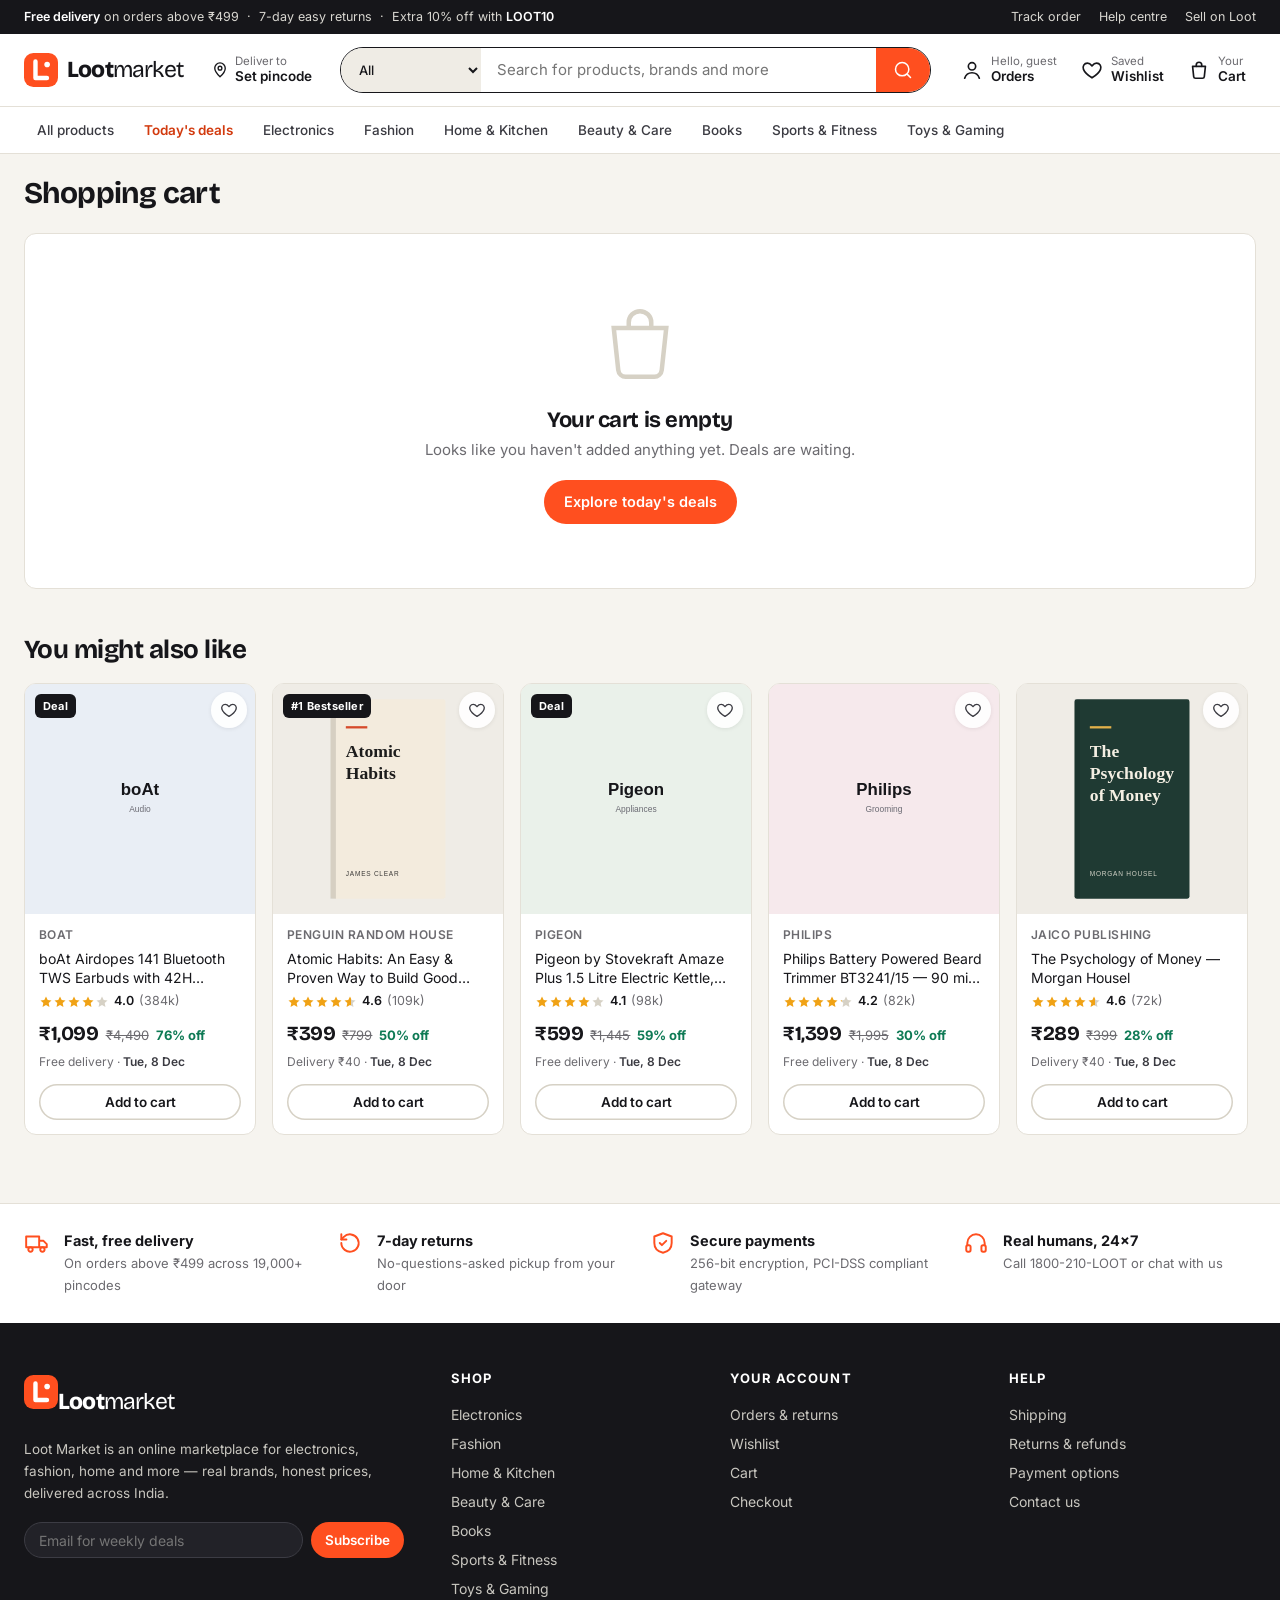
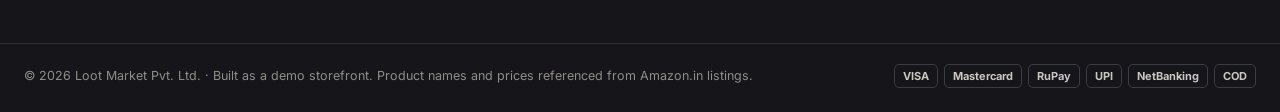
<file: cart.html>
<!doctype html>
<html lang="en">
<head>
  <meta charset="utf-8">
  <meta name="viewport" content="width=device-width, initial-scale=1">
  <title>Your cart — Loot Market</title>
  <link rel="icon" href="assets/favicon.svg" type="image/svg+xml">
  <link rel="preconnect" href="https://fonts.googleapis.com">
  <link rel="preconnect" href="https://fonts.gstatic.com" crossorigin>
  <link href="https://fonts.googleapis.com/css2?family=Bricolage+Grotesque:opsz,wght@12..96,400;12..96,600;12..96,700;12..96,800&family=Inter:wght@400;500;600;700&display=swap" rel="stylesheet">
  <link rel="stylesheet" href="css/style.css">
</head>
<body>
  <header id="site-header"></header>

  <main class="wrap">
    <h1 class="page-title">Shopping cart</h1>
    <div id="cart-root"></div>

    <section class="section" id="saved-sec" hidden>
      <div class="section-head"><div><h2>Saved for later</h2></div></div>
      <div class="panel" style="padding:0 20px" id="saved"></div>
    </section>

    <section class="section">
      <div class="section-head"><div><h2>You might also like</h2></div></div>
      <div class="rail" id="recs"></div>
    </section>
  </main>

  <div id="site-footer"></div>

  <script src="js/data.js"></script>
  <script src="js/store.js"></script>
  <script src="js/layout.js"></script>
  <script src="js/pages/summary.js"></script>
  <script src="js/pages/cart.js"></script>
</body>
</html>
</file>
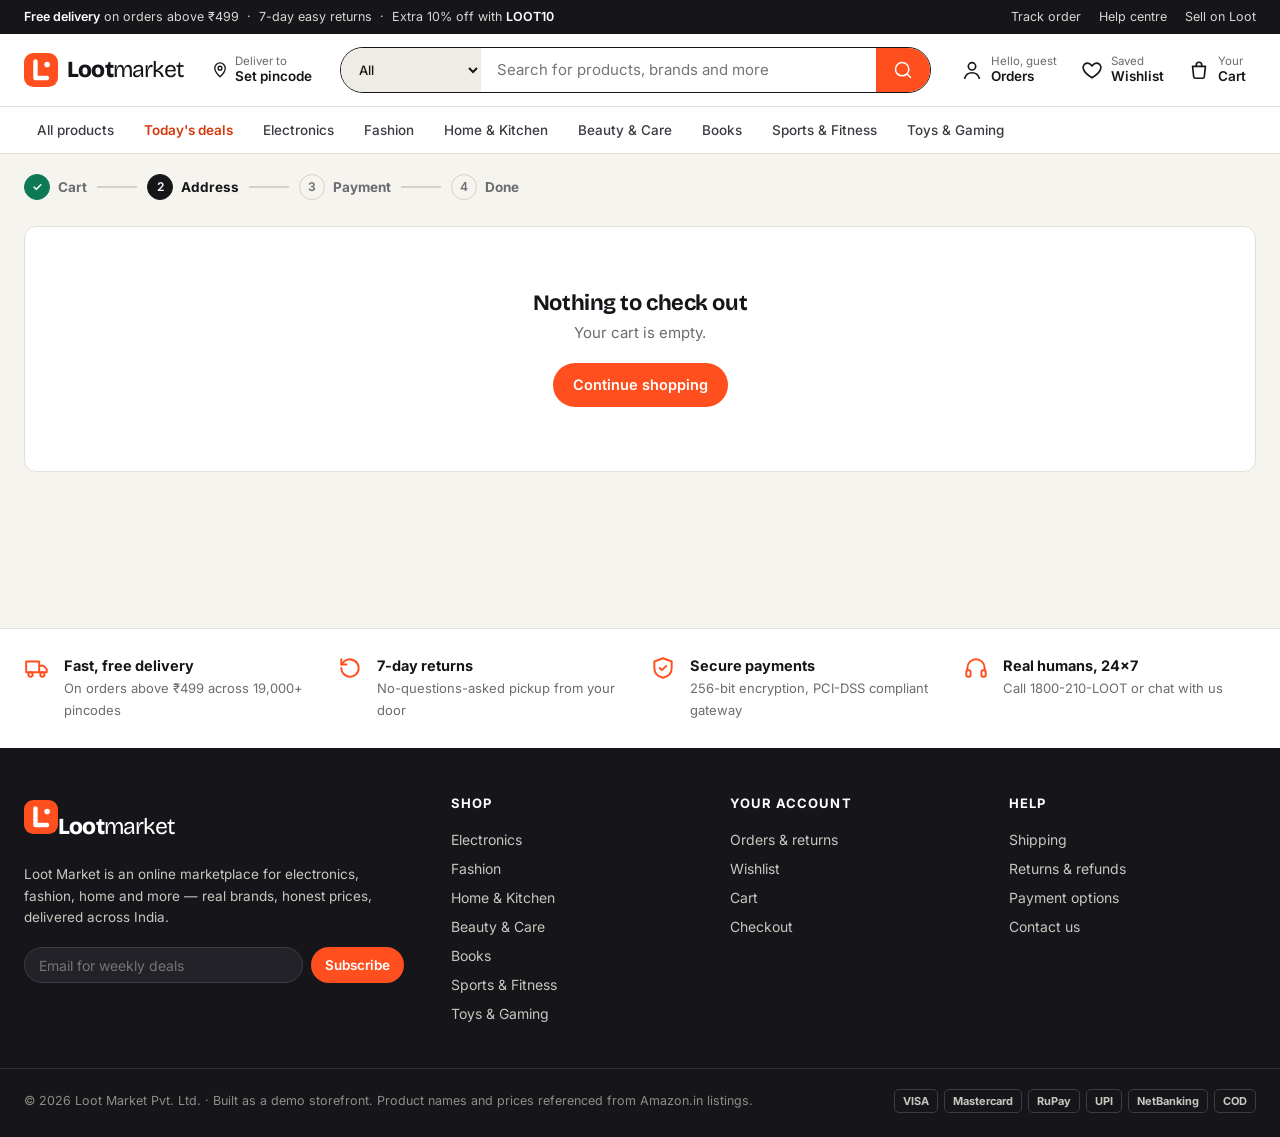
<file: checkout.html>
<!doctype html>
<html lang="en">
<head>
  <meta charset="utf-8">
  <meta name="viewport" content="width=device-width, initial-scale=1">
  <title>Secure checkout — Loot Market</title>
  <link rel="icon" href="assets/favicon.svg" type="image/svg+xml">
  <link rel="preconnect" href="https://fonts.googleapis.com">
  <link rel="preconnect" href="https://fonts.gstatic.com" crossorigin>
  <link href="https://fonts.googleapis.com/css2?family=Bricolage+Grotesque:opsz,wght@12..96,400;12..96,600;12..96,700;12..96,800&family=Inter:wght@400;500;600;700&display=swap" rel="stylesheet">
  <link rel="stylesheet" href="css/style.css">
</head>
<body>
  <header id="site-header"></header>

  <main class="wrap">
    <div class="co-steps">
      <span class="done"><i>✓</i><b>Cart</b></span><hr>
      <span class="on" id="st-addr"><i>2</i><b>Address</b></span><hr>
      <span id="st-pay"><i>3</i><b>Payment</b></span><hr>
      <span><i>4</i><b>Done</b></span>
    </div>
    <div id="co-root"></div>
  </main>

  <div id="site-footer"></div>

  <script src="js/data.js"></script>
  <script src="js/store.js"></script>
  <script src="js/layout.js"></script>
  <script src="js/pages/summary.js"></script>
  <script src="js/pages/checkout.js"></script>
</body>
</html>
</file>
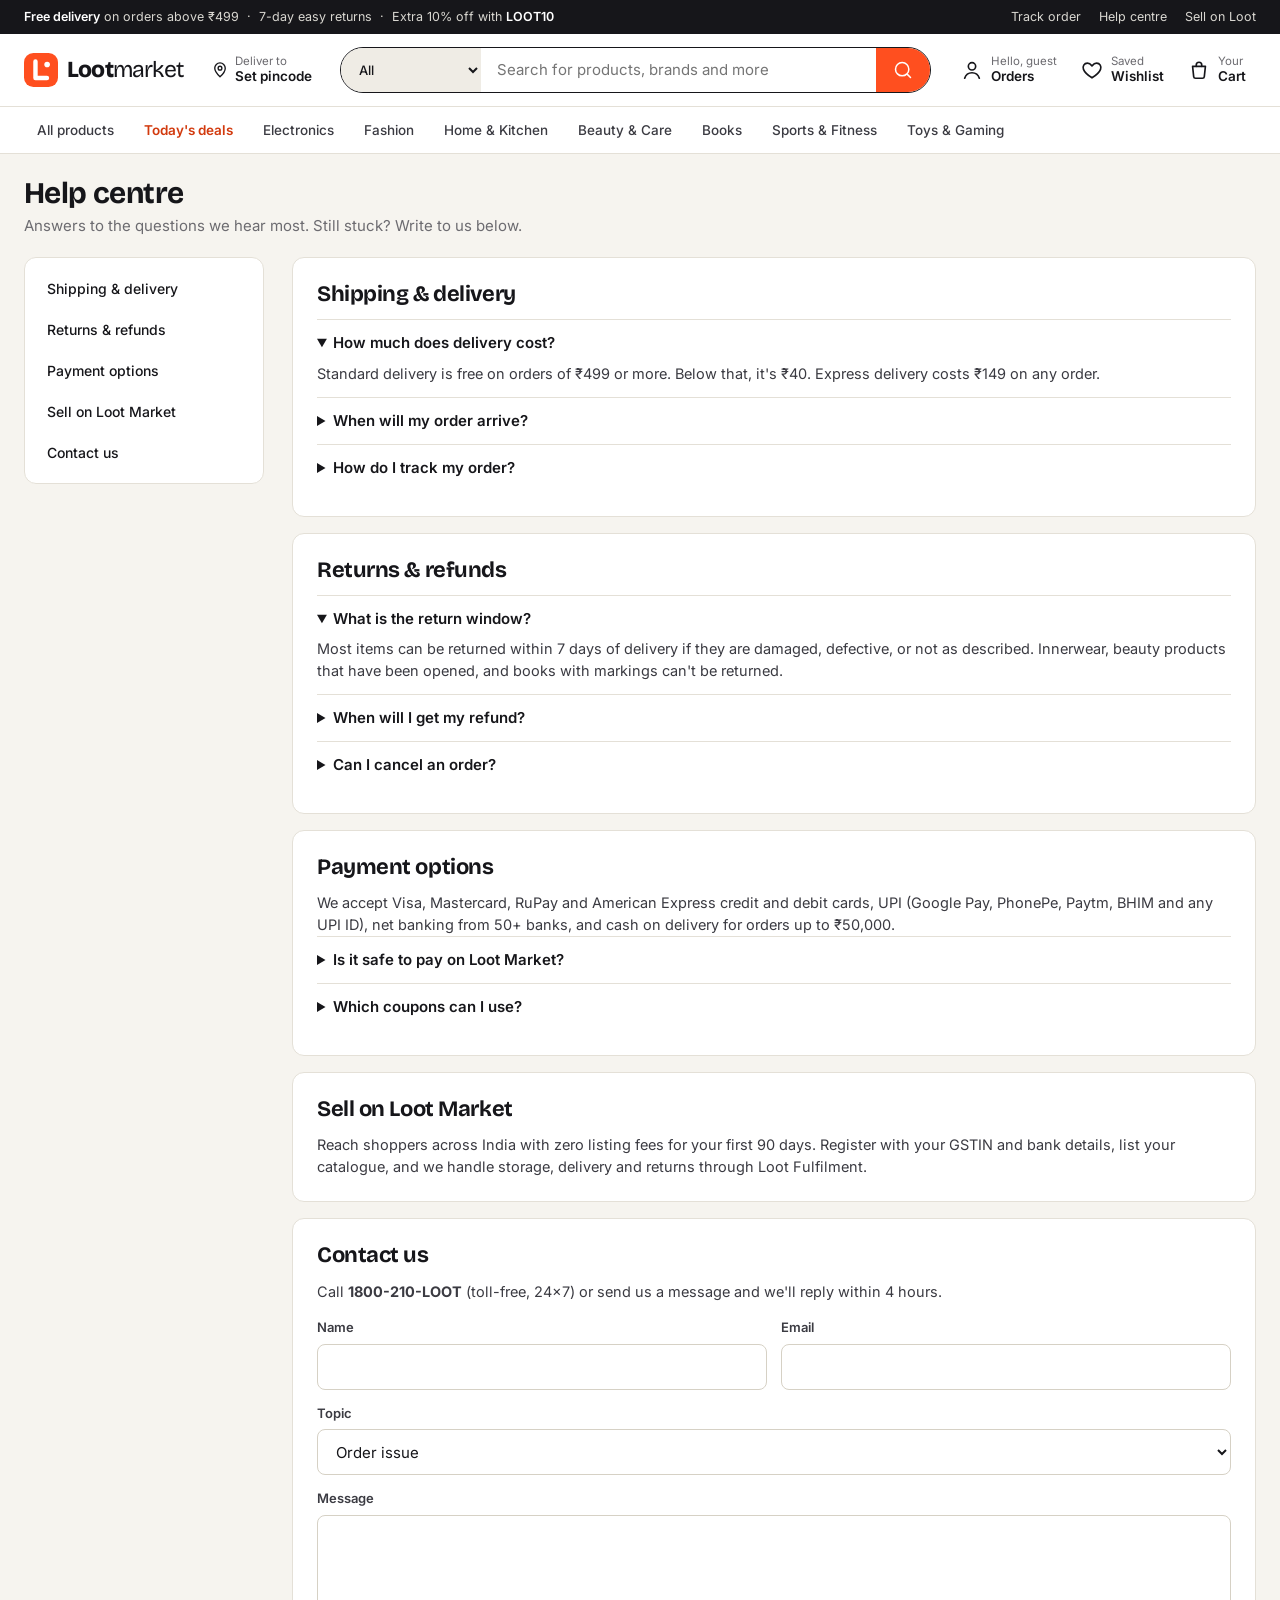
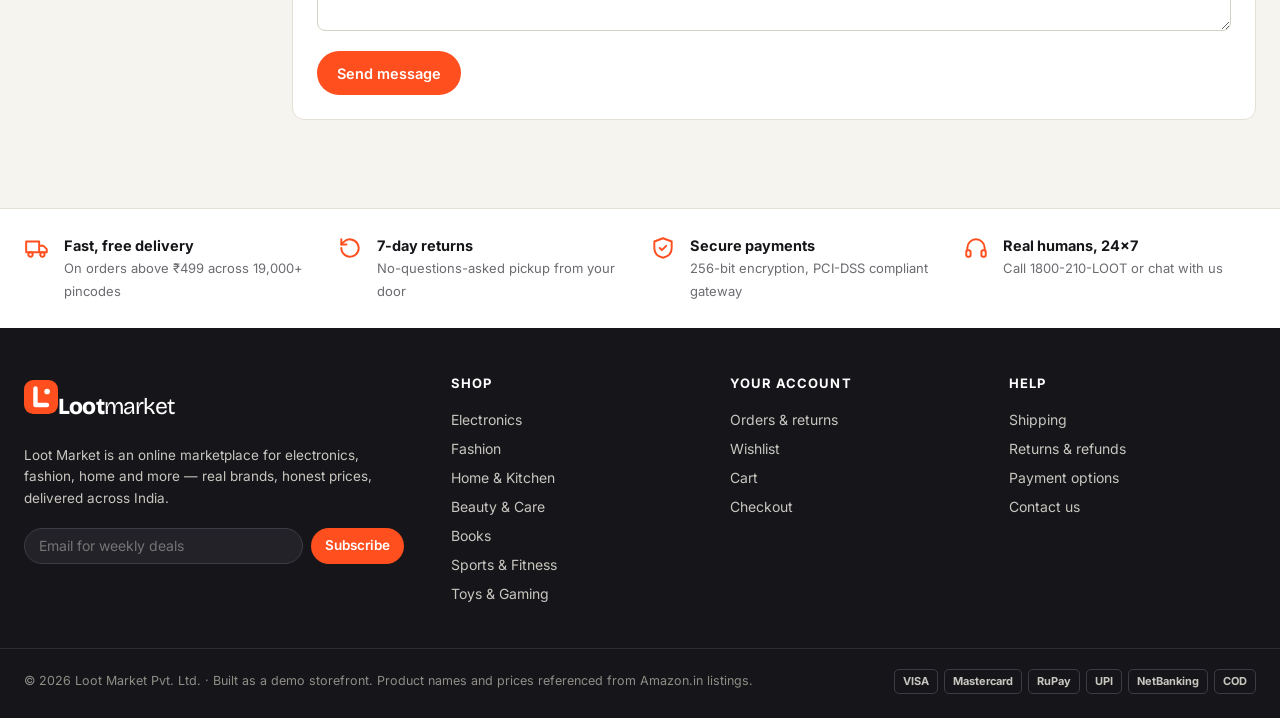
<file: help.html>
<!doctype html>
<html lang="en">
<head>
  <meta charset="utf-8">
  <meta name="viewport" content="width=device-width, initial-scale=1">
  <title>Help centre — Loot Market</title>
  <link rel="icon" href="assets/favicon.svg" type="image/svg+xml">
  <link rel="preconnect" href="https://fonts.googleapis.com">
  <link rel="preconnect" href="https://fonts.gstatic.com" crossorigin>
  <link href="https://fonts.googleapis.com/css2?family=Bricolage+Grotesque:opsz,wght@12..96,400;12..96,600;12..96,700;12..96,800&family=Inter:wght@400;500;600;700&display=swap" rel="stylesheet">
  <link rel="stylesheet" href="css/style.css">
</head>
<body>
  <header id="site-header"></header>
  <main class="wrap">
    <h1 class="page-title">Help centre</h1>
    <p class="muted">Answers to the questions we hear most. Still stuck? Write to us below.</p>
    <div class="help-grid">
      <nav class="help-nav panel">
        <a href="#shipping">Shipping &amp; delivery</a>
        <a href="#returns">Returns &amp; refunds</a>
        <a href="#payments">Payment options</a>
        <a href="#sell">Sell on Loot Market</a>
        <a href="#contact">Contact us</a>
      </nav>
      <div>
        <section class="help-sec panel" id="shipping">
          <h2>Shipping &amp; delivery</h2>
          <details open><summary>How much does delivery cost?</summary><p>Standard delivery is free on orders of ₹499 or more. Below that, it's ₹40. Express delivery costs ₹149 on any order.</p></details>
          <details><summary>When will my order arrive?</summary><p>Metro pincodes usually get standard delivery in 2–3 days and Express in 1 day. Other regions take 4–6 days. You'll see the exact date on each product page once you enter your pincode.</p></details>
          <details><summary>How do I track my order?</summary><p>Go to <a class="link" href="orders.html">Your orders</a>. Each order shows a live timeline: Ordered, Packed, Shipped, Out for delivery, Delivered.</p></details>
        </section>
        <section class="help-sec panel" id="returns">
          <h2>Returns &amp; refunds</h2>
          <details open><summary>What is the return window?</summary><p>Most items can be returned within 7 days of delivery if they are damaged, defective, or not as described. Innerwear, beauty products that have been opened, and books with markings can't be returned.</p></details>
          <details><summary>When will I get my refund?</summary><p>After pickup, refunds go back to the original payment method within 5–7 business days. Cash on delivery orders are refunded to your bank account or as Loot credit.</p></details>
          <details><summary>Can I cancel an order?</summary><p>Yes. You can cancel any order until it ships, from <a class="link" href="orders.html">Your orders</a>.</p></details>
        </section>
        <section class="help-sec panel" id="payments">
          <h2>Payment options</h2>
          <p>We accept Visa, Mastercard, RuPay and American Express credit and debit cards, UPI (Google Pay, PhonePe, Paytm, BHIM and any UPI ID), net banking from 50+ banks, and cash on delivery for orders up to ₹50,000.</p>
          <details><summary>Is it safe to pay on Loot Market?</summary><p>Payments are processed over 256-bit SSL by a PCI-DSS compliant gateway. Card payments need your bank's OTP (3-D Secure), and we never store your full card number or CVV.</p></details>
          <details><summary>Which coupons can I use?</summary><p><b>LOOT10</b>: 10% off up to ₹500 on orders of ₹999 or more. <b>FIRST200</b>: flat ₹200 off on orders of ₹1,499 or more. <b>BIGLOOT</b>: 15% off up to ₹3,000 on orders of ₹20,000 or more. You can use one coupon per order.</p></details>
        </section>
        <section class="help-sec panel" id="sell">
          <h2>Sell on Loot Market</h2>
          <p>Reach shoppers across India with zero listing fees for your first 90 days. Register with your GSTIN and bank details, list your catalogue, and we handle storage, delivery and returns through Loot Fulfilment.</p>
        </section>
        <section class="help-sec panel" id="contact">
          <h2>Contact us</h2>
          <p style="margin-bottom:16px">Call <b>1800-210-LOOT</b> (toll-free, 24×7) or send us a message and we'll reply within 4 hours.</p>
          <form id="contact-form" class="form-grid" novalidate>
            <div><label class="lbl" for="h-name">Name</label><input class="field" id="h-name" required></div>
            <div><label class="lbl" for="h-email">Email</label><input class="field" id="h-email" type="email" required></div>
            <div class="full"><label class="lbl" for="h-topic">Topic</label><select class="field" id="h-topic"><option>Order issue</option><option>Return or refund</option><option>Payment problem</option><option>Product question</option><option>Something else</option></select></div>
            <div class="full"><label class="lbl" for="h-msg">Message</label><textarea class="field" id="h-msg" rows="4" required></textarea></div>
            <div class="full"><button class="btn btn-accent">Send message</button></div>
          </form>
        </section>
      </div>
    </div>
  </main>
  <div id="site-footer"></div>

  <script src="js/data.js"></script>
  <script src="js/store.js"></script>
  <script src="js/layout.js"></script>
  <script>
    document.getElementById("contact-form").addEventListener("submit", (e) => {
      e.preventDefault();
      const f = e.target;
      if (!f.checkValidity()) { [...f.elements].forEach((el) => el.classList && el.classList.toggle("invalid", el.willValidate && !el.checkValidity())); toast("Please fill in all fields", "err"); return; }
      f.reset();
      toast("Message sent. We'll reply within 4 hours.");
    });
  </script>
</body>
</html>
</file>
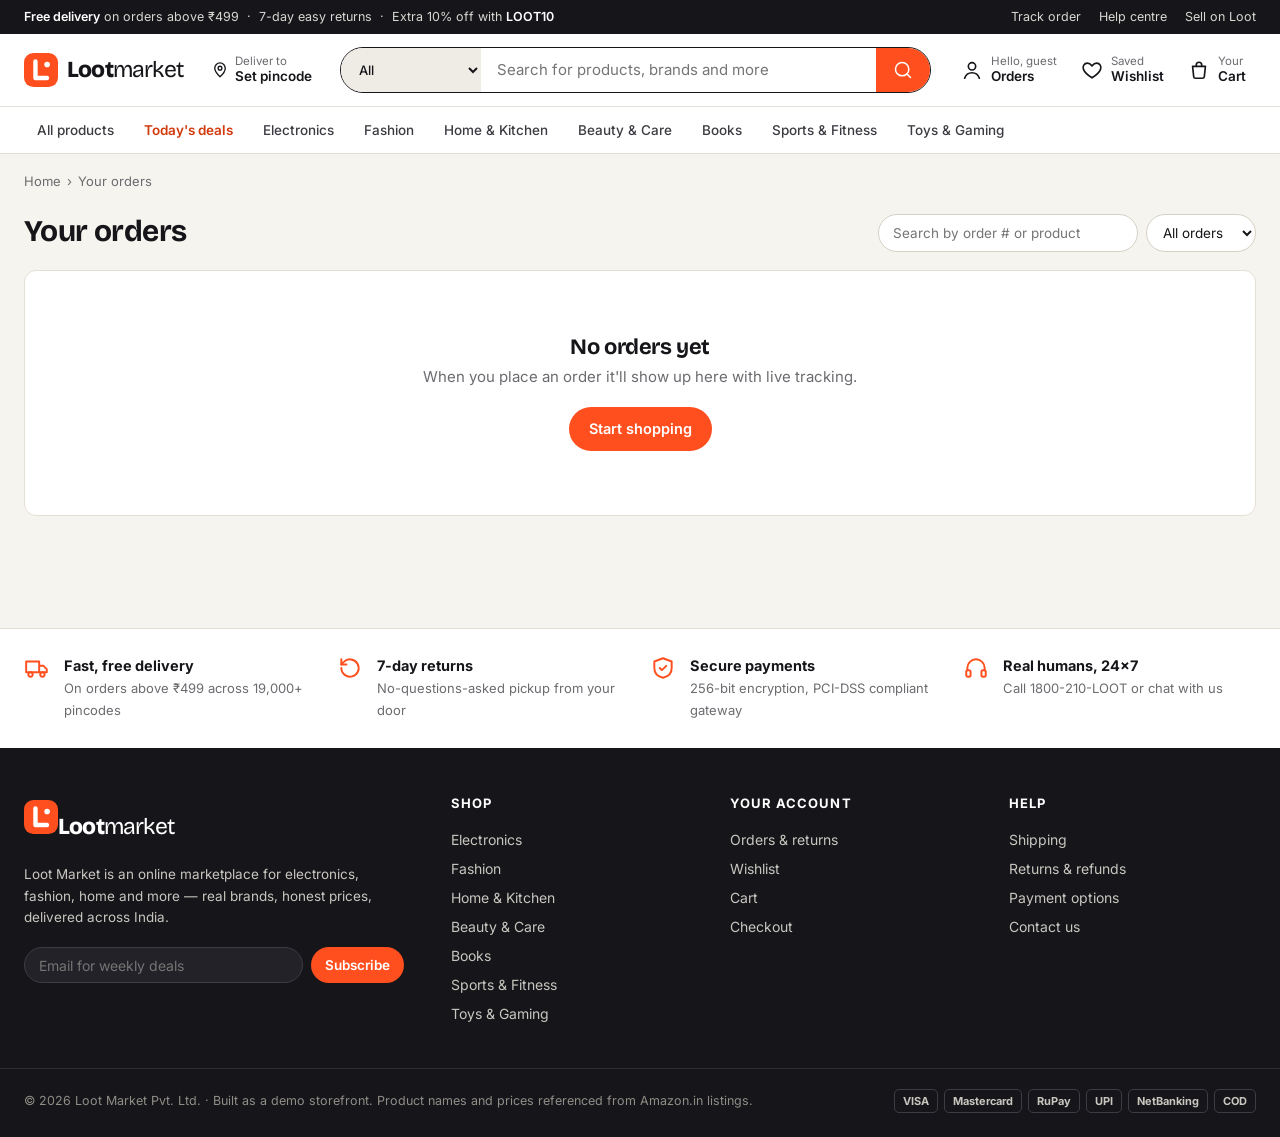
<file: orders.html>
<!doctype html>
<html lang="en">
<head>
  <meta charset="utf-8">
  <meta name="viewport" content="width=device-width, initial-scale=1">
  <title>Your orders — Loot Market</title>
  <link rel="icon" href="assets/favicon.svg" type="image/svg+xml">
  <link rel="preconnect" href="https://fonts.googleapis.com">
  <link rel="preconnect" href="https://fonts.gstatic.com" crossorigin>
  <link href="https://fonts.googleapis.com/css2?family=Bricolage+Grotesque:opsz,wght@12..96,400;12..96,600;12..96,700;12..96,800&family=Inter:wght@400;500;600;700&display=swap" rel="stylesheet">
  <link rel="stylesheet" href="css/style.css">
</head>
<body>
  <header id="site-header"></header>
  <main class="wrap" style="padding-bottom:40px">
    <nav class="crumbs"><a href="index.html">Home</a><span>›</span><span>Your orders</span></nav>
    <div style="display:flex;justify-content:space-between;align-items:end;gap:16px;flex-wrap:wrap;margin-bottom:18px">
      <h1 class="page-title">Your orders</h1>
      <div class="sort">
        <input class="field" id="find" placeholder="Search by order # or product" style="height:38px;width:260px;border-radius:999px">
        <select id="filter"><option value="all">All orders</option><option value="active">Active</option><option value="Delivered">Delivered</option><option value="Cancelled">Cancelled</option></select>
      </div>
    </div>
    <div id="list"></div>
  </main>
  <div id="site-footer"></div>

  <script src="js/data.js"></script>
  <script src="js/store.js"></script>
  <script src="js/layout.js"></script>
  <script src="js/pages/orders.js"></script>
  <script>
    document.addEventListener("DOMContentLoaded", () => {
      const list = document.getElementById("list");
      const find = document.getElementById("find"), filter = document.getElementById("filter");
      const render = () => {
        const q = find.value.trim().toLowerCase(), f = filter.value;
        const all = LM.orders.all();
        if (!all.length) { list.innerHTML = `<div class="empty panel"><h3>No orders yet</h3><p>When you place an order it'll show up here with live tracking.</p><a class="btn btn-accent" href="shop.html">Start shopping</a></div>`; return; }
        const rows = all.filter((o) => {
          const st = orderStage(o);
          if (f === "Cancelled" && st !== -1) return false;
          if (f === "Delivered" && st !== 4) return false;
          if (f === "active" && (st === -1 || st === 4)) return false;
          return !q || o.id.toLowerCase().includes(q) || o.items.some((i) => i.title.toLowerCase().includes(q));
        });
        list.innerHTML = rows.length ? rows.map((o) => orderCard(o)).join("") : `<div class="empty panel"><h3>No matching orders</h3><p>Try a different search or filter.</p></div>`;
      };
      find.addEventListener("input", render);
      filter.addEventListener("change", render);
      bindOrderActions(list, render);
      render();
    });
  </script>
</body>
</html>
</file>
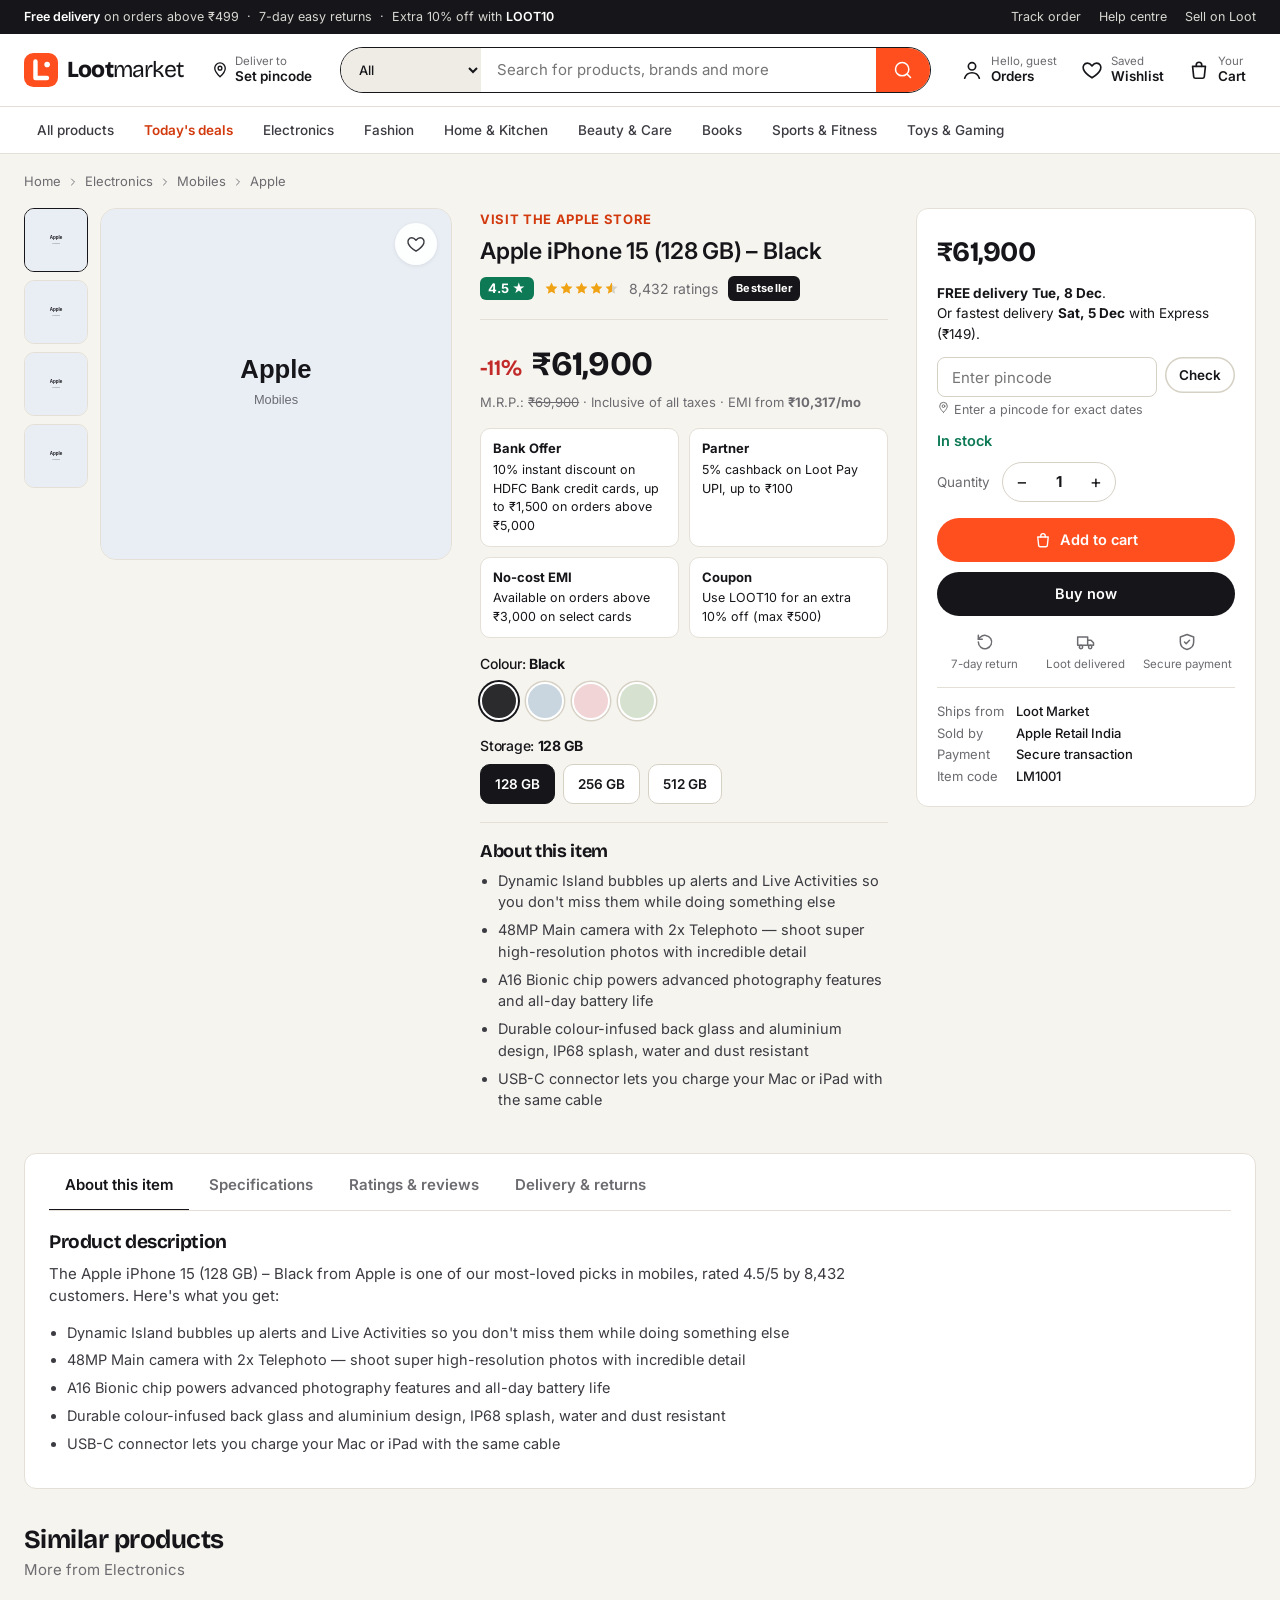
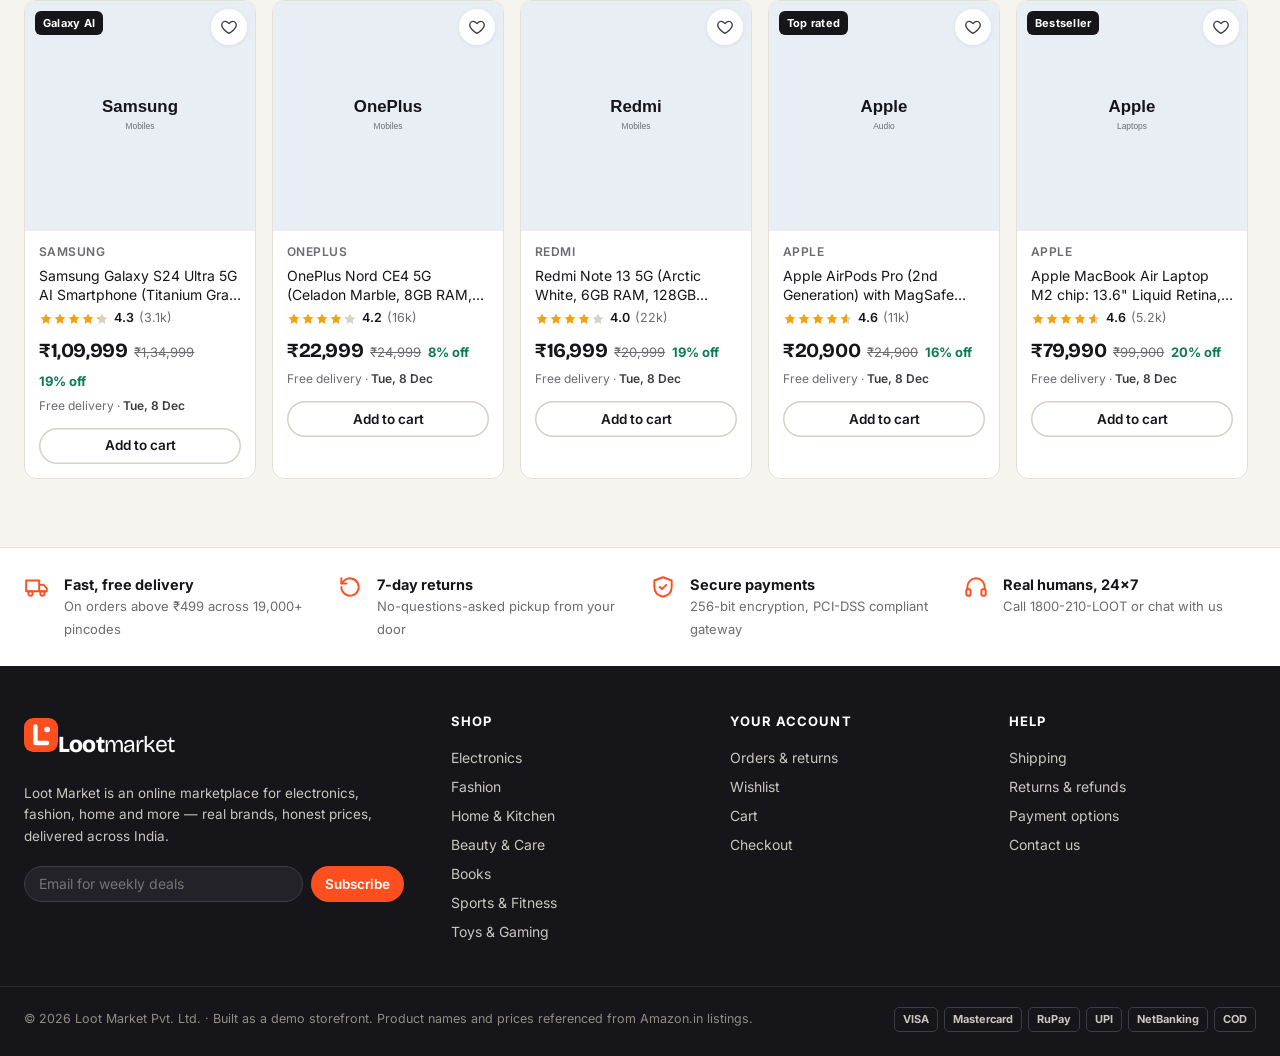
<file: product.html>
<!doctype html>
<html lang="en">
<head>
  <meta charset="utf-8">
  <meta name="viewport" content="width=device-width, initial-scale=1">
  <title>Product — Loot Market</title>
  <link rel="icon" href="assets/favicon.svg" type="image/svg+xml">
  <link rel="preconnect" href="https://fonts.googleapis.com">
  <link rel="preconnect" href="https://fonts.gstatic.com" crossorigin>
  <link href="https://fonts.googleapis.com/css2?family=Bricolage+Grotesque:opsz,wght@12..96,400;12..96,600;12..96,700;12..96,800&family=Inter:wght@400;500;600;700&display=swap" rel="stylesheet">
  <link rel="stylesheet" href="css/style.css">
</head>
<body>
  <header id="site-header"></header>

  <main class="wrap" id="pdp-root">
    <nav class="crumbs" id="crumbs"></nav>
    <div class="pdp" id="pdp"></div>

    <section class="panel" style="padding:8px 24px 28px">
      <div class="tabs" role="tablist" id="tabs">
        <button class="on" data-tab="desc">About this item</button>
        <button data-tab="specs">Specifications</button>
        <button data-tab="reviews">Ratings &amp; reviews</button>
        <button data-tab="ship">Delivery &amp; returns</button>
      </div>
      <div id="tab-body"></div>
    </section>

    <section class="section">
      <div class="section-head"><div><h2>Similar products</h2><p id="sim-sub"></p></div></div>
      <div class="rail" id="similar"></div>
    </section>
  </main>

  <div id="site-footer"></div>

  <script src="js/data.js"></script>
  <script src="js/store.js"></script>
  <script src="js/layout.js"></script>
  <script src="js/pages/product.js"></script>
</body>
</html>
</file>
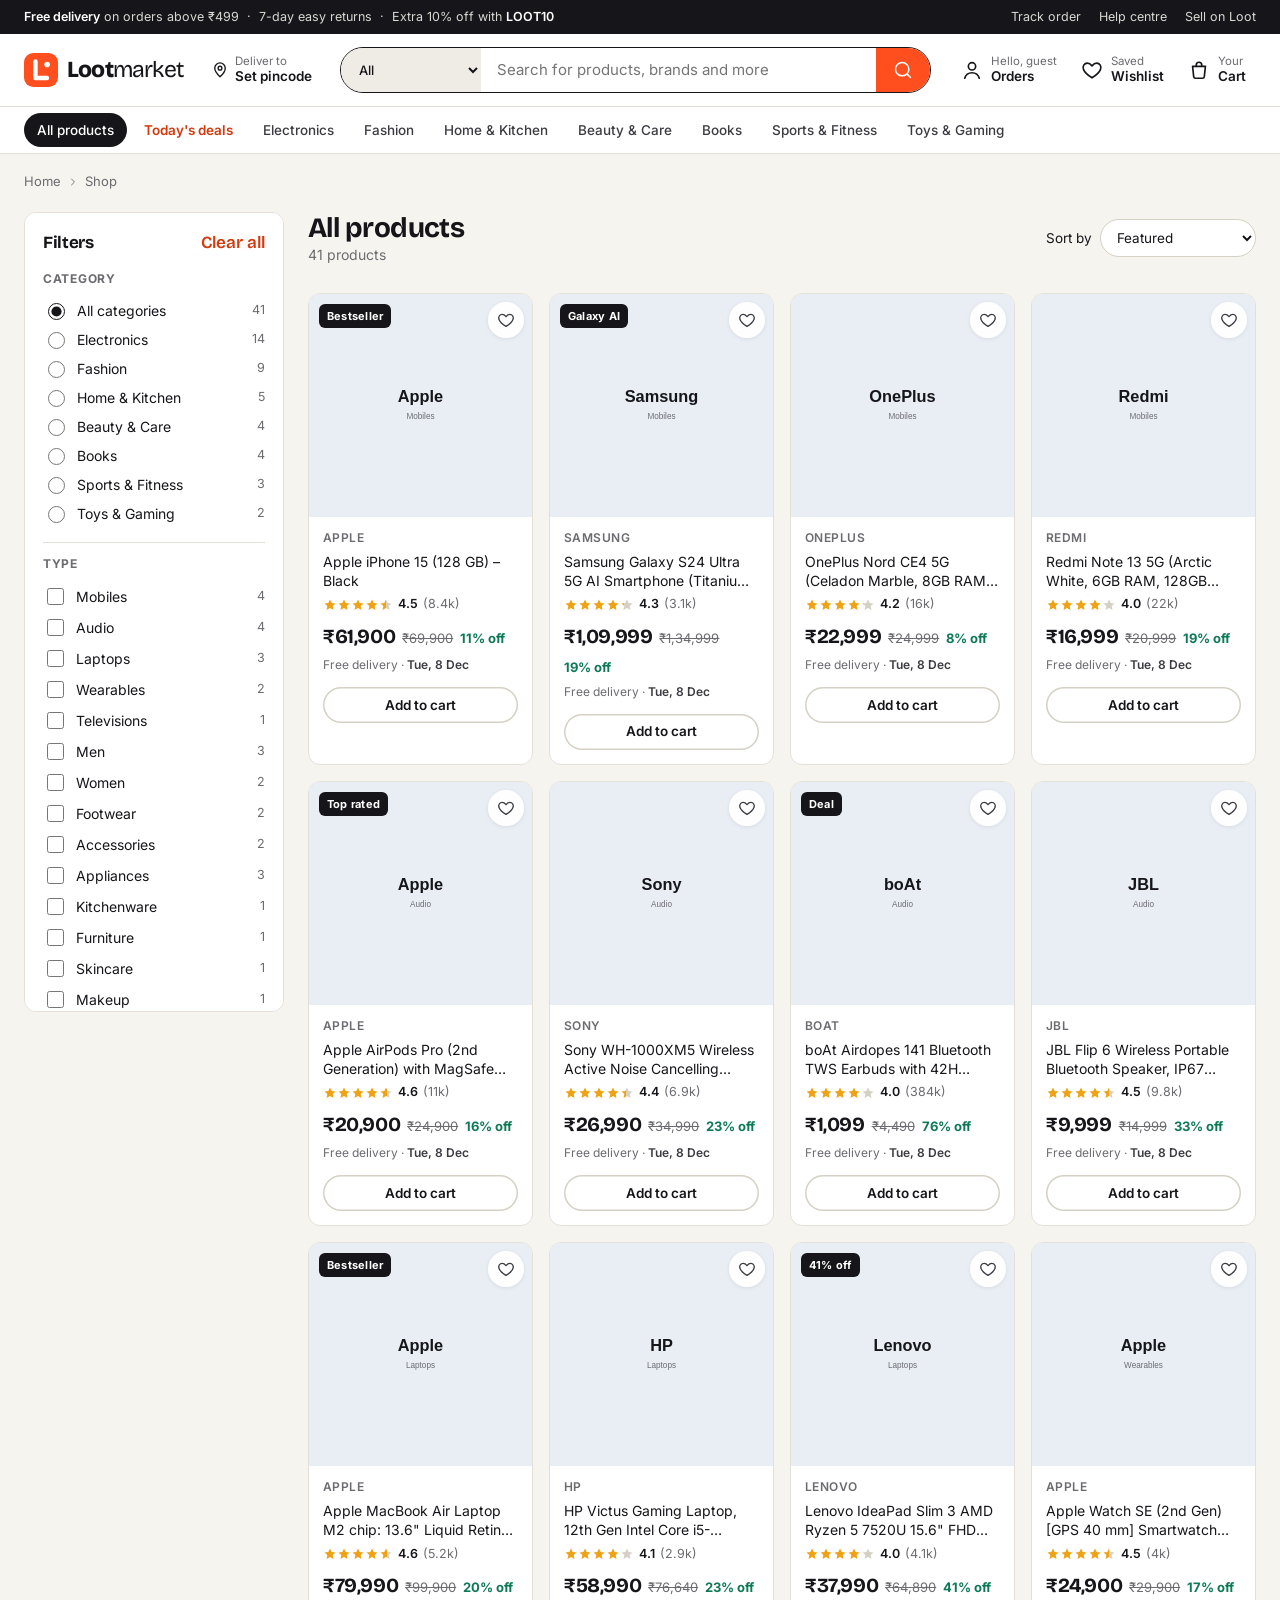
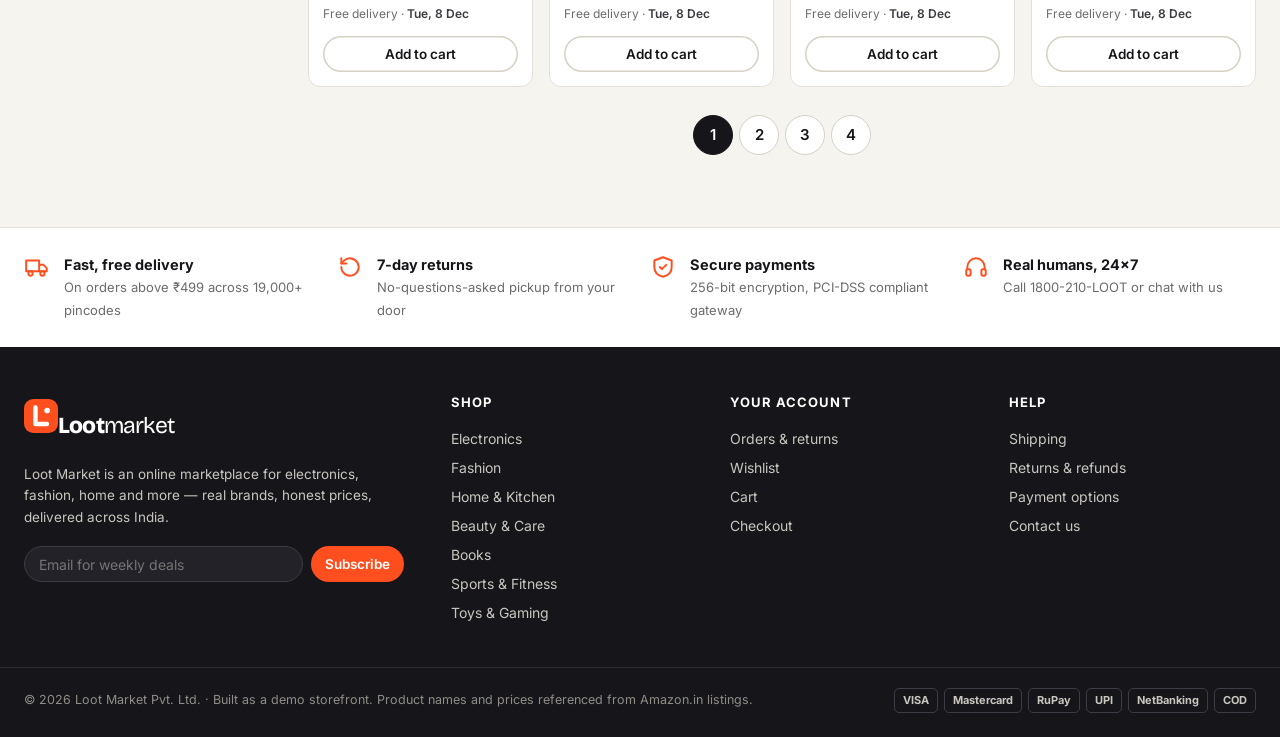
<file: shop.html>
<!doctype html>
<html lang="en">
<head>
  <meta charset="utf-8">
  <meta name="viewport" content="width=device-width, initial-scale=1">
  <title>Shop all products — Loot Market</title>
  <link rel="icon" href="assets/favicon.svg" type="image/svg+xml">
  <link rel="preconnect" href="https://fonts.googleapis.com">
  <link rel="preconnect" href="https://fonts.gstatic.com" crossorigin>
  <link href="https://fonts.googleapis.com/css2?family=Bricolage+Grotesque:opsz,wght@12..96,400;12..96,600;12..96,700;12..96,800&family=Inter:wght@400;500;600;700&display=swap" rel="stylesheet">
  <link rel="stylesheet" href="css/style.css">
</head>
<body>
  <header id="site-header"></header>

  <main class="wrap">
    <nav class="crumbs" id="crumbs"></nav>
    <div class="shop">
      <aside class="filters panel" id="filters" aria-label="Filters"></aside>
      <section>
        <div class="shop-top">
          <div><h1 id="shop-title">All products</h1><p id="shop-count"></p></div>
          <div class="sort">
            <button class="btn btn-sm btn-ghost filter-toggle" id="filter-open">Filters</button>
            <label for="sort">Sort by</label>
            <select id="sort">
              <option value="relevance">Featured</option>
              <option value="popular">Most popular</option>
              <option value="low">Price: low to high</option>
              <option value="high">Price: high to low</option>
              <option value="rating">Customer rating</option>
              <option value="discount">Biggest discount</option>
            </select>
          </div>
        </div>
        <div class="chips" id="chips"></div>
        <div class="grid" id="results"></div>
        <div class="pager" id="pager"></div>
      </section>
    </div>
  </main>

  <div id="site-footer"></div>

  <script src="js/data.js"></script>
  <script src="js/store.js"></script>
  <script src="js/layout.js"></script>
  <script src="js/pages/shop.js"></script>
</body>
</html>
</file>
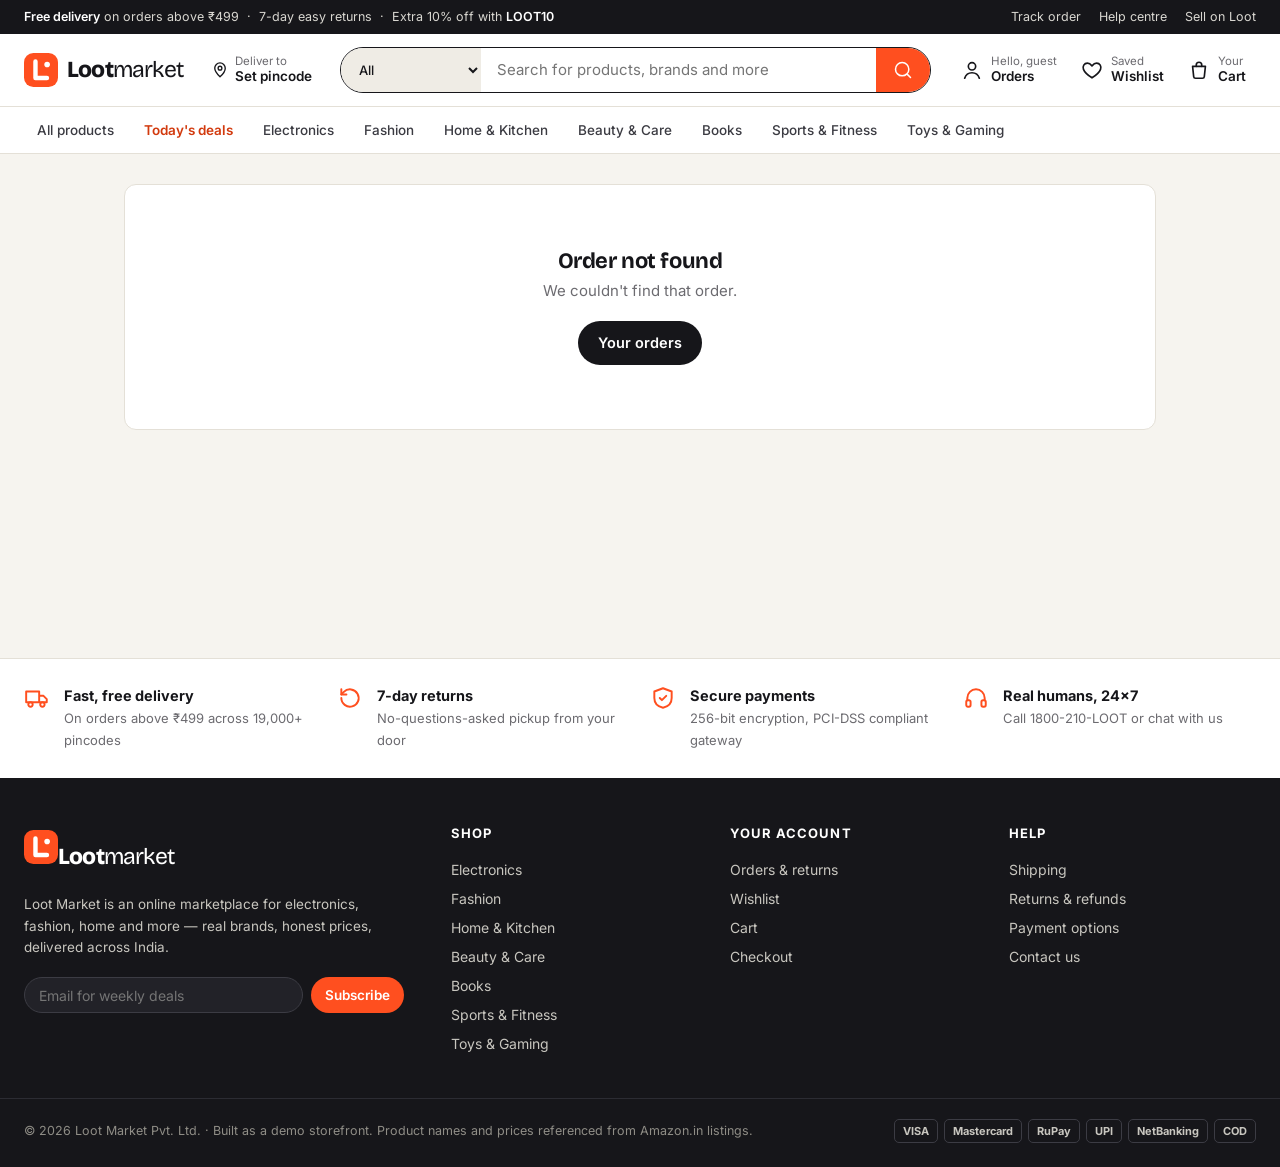
<file: success.html>
<!doctype html>
<html lang="en">
<head>
  <meta charset="utf-8">
  <meta name="viewport" content="width=device-width, initial-scale=1">
  <title>Order confirmed — Loot Market</title>
  <link rel="icon" href="assets/favicon.svg" type="image/svg+xml">
  <link rel="preconnect" href="https://fonts.googleapis.com">
  <link rel="preconnect" href="https://fonts.gstatic.com" crossorigin>
  <link href="https://fonts.googleapis.com/css2?family=Bricolage+Grotesque:opsz,wght@12..96,400;12..96,600;12..96,700;12..96,800&family=Inter:wght@400;500;600;700&display=swap" rel="stylesheet">
  <link rel="stylesheet" href="css/style.css">
</head>
<body>
  <header id="site-header"></header>
  <main class="wrap" id="root" style="max-width:1080px"></main>
  <div id="site-footer"></div>

  <script src="js/data.js"></script>
  <script src="js/store.js"></script>
  <script src="js/layout.js"></script>
  <script src="js/pages/orders.js"></script>
  <script>
    document.addEventListener("DOMContentLoaded", () => {
      const root = document.getElementById("root");
      const o = LM.orders.get(LM.param("id"));
      if (!o) { root.innerHTML = `<div class="empty panel" style="margin:30px 0"><h3>Order not found</h3><p>We couldn't find that order.</p><a class="btn" href="orders.html">Your orders</a></div>`; return; }
      const render = () => {
        const fresh = LM.orders.get(o.id);
        root.innerHTML = `
          <section class="success-hero">
            <div class="tick">${ico("check", 36)}</div>
            <h1>Thank you, ${LM.esc(fresh.address.name.split(" ")[0])}! Your order is confirmed.</h1>
            <p>Order <b>${fresh.id}</b> · A confirmation has been sent to ${LM.esc(fresh.address.email)}</p>
            <div style="display:flex;gap:10px;justify-content:center;margin-top:20px;flex-wrap:wrap">
              <a class="btn btn-accent" href="shop.html">Continue shopping</a>
              <a class="btn btn-ghost" href="orders.html">View all orders</a>
            </div>
          </section>
          ${orderCard(fresh)}`;
      };
      bindOrderActions(root, render);
      render();
    });
  </script>
</body>
</html>
</file>
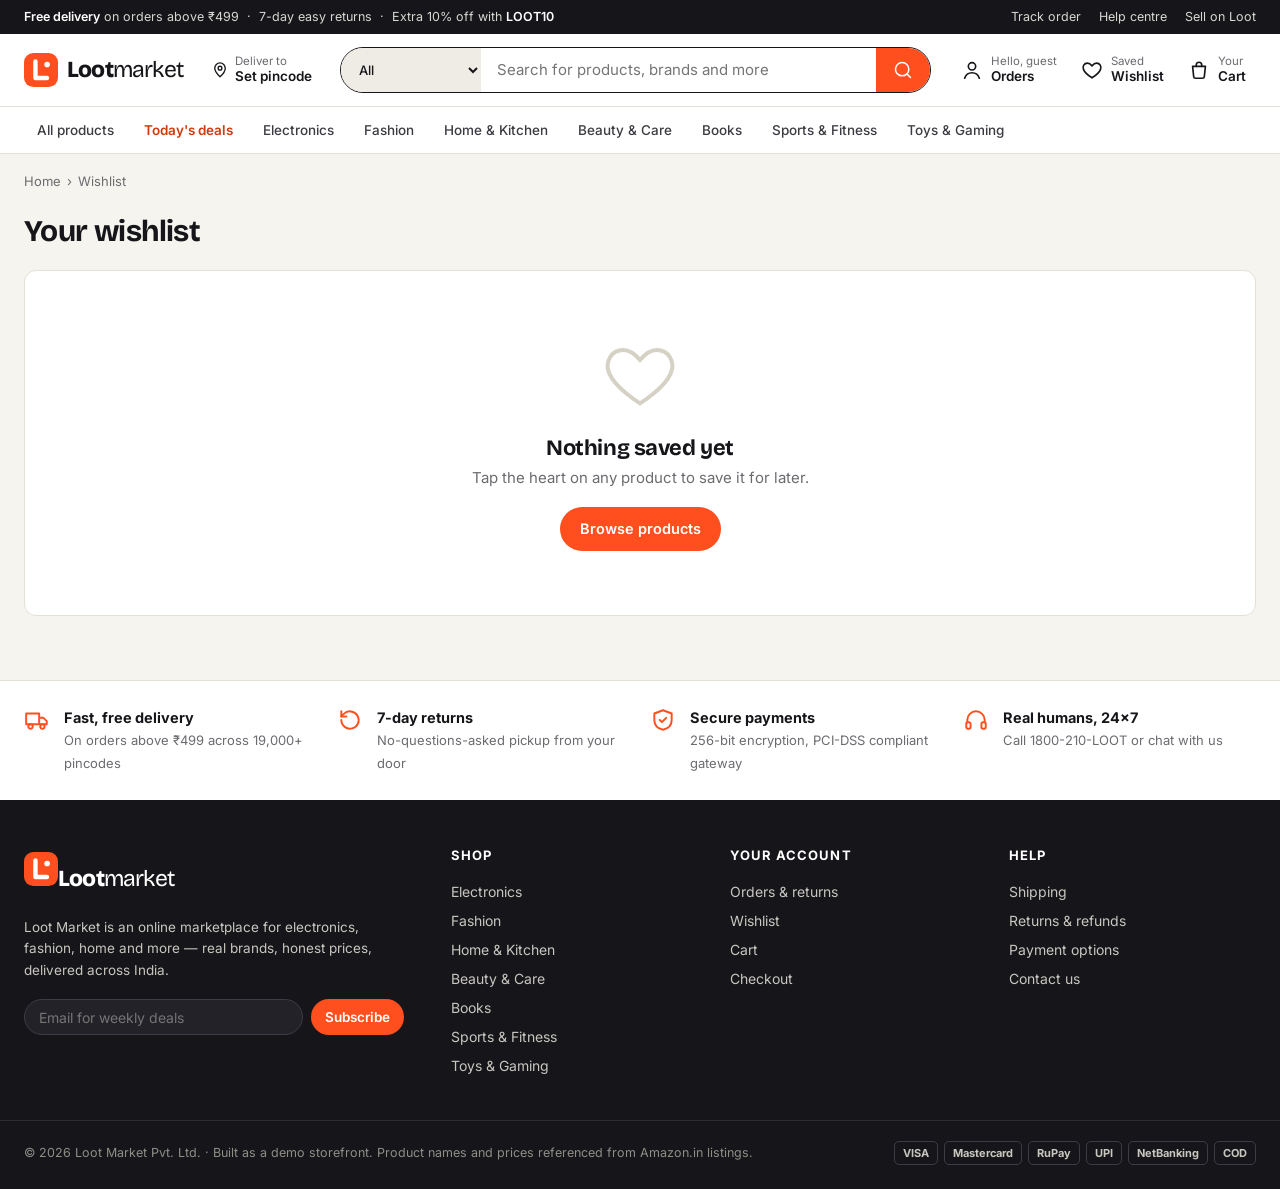
<file: wishlist.html>
<!doctype html>
<html lang="en">
<head>
  <meta charset="utf-8">
  <meta name="viewport" content="width=device-width, initial-scale=1">
  <title>Wishlist — Loot Market</title>
  <link rel="icon" href="assets/favicon.svg" type="image/svg+xml">
  <link rel="preconnect" href="https://fonts.googleapis.com">
  <link rel="preconnect" href="https://fonts.gstatic.com" crossorigin>
  <link href="https://fonts.googleapis.com/css2?family=Bricolage+Grotesque:opsz,wght@12..96,400;12..96,600;12..96,700;12..96,800&family=Inter:wght@400;500;600;700&display=swap" rel="stylesheet">
  <link rel="stylesheet" href="css/style.css">
</head>
<body>
  <header id="site-header"></header>
  <main class="wrap" style="padding-bottom:40px">
    <nav class="crumbs"><a href="index.html">Home</a><span>›</span><span>Wishlist</span></nav>
    <div style="display:flex;justify-content:space-between;align-items:end;gap:16px;flex-wrap:wrap;margin-bottom:18px">
      <div><h1 class="page-title">Your wishlist</h1><p class="muted" id="sub"></p></div>
      <button class="btn btn-sm" id="all-to-cart" hidden>Add all to cart</button>
    </div>
    <div class="grid" id="list"></div>
  </main>
  <div id="site-footer"></div>

  <script src="js/data.js"></script>
  <script src="js/store.js"></script>
  <script src="js/layout.js"></script>
  <script>
    document.addEventListener("DOMContentLoaded", () => {
      const list = document.getElementById("list"), btn = document.getElementById("all-to-cart");
      const render = () => {
        const items = LM.wish.all().map(LM.byId).filter(Boolean);
        document.getElementById("sub").textContent = items.length ? `${items.length} saved item${items.length > 1 ? "s" : ""} · prices update automatically` : "";
        btn.hidden = !items.length;
        list.innerHTML = items.length ? items.map(productCard).join("")
          : `<div class="empty panel" style="grid-column:1/-1"><svg width="80" height="80" viewBox="0 0 24 24" fill="none" stroke="var(--line-2)" stroke-width="1.2" style="margin:0 auto 14px">${ICON.heart}</svg><h3>Nothing saved yet</h3><p>Tap the heart on any product to save it for later.</p><a class="btn btn-accent" href="shop.html">Browse products</a></div>`;
      };
      btn.onclick = () => { LM.wish.all().forEach((id) => { const p = LM.byId(id); LM.cart.add(id, 1, p.colors ? p.colors[0][0] : null, p.options ? p.options.values[0] : null); }); toast(`Added to <a href="cart.html">cart</a>`); };
      document.addEventListener("lm:change", (e) => { if (e.detail === "lm_wish") render(); });
      render();
    });
  </script>
</body>
</html>
</file>
<file: css/style.css>
/* =====================================================================
   LOOT MARKET — stylesheet
   ===================================================================== */
:root {
  --bg: #f6f4ef;
  --surface: #ffffff;
  --sunk: #efece5;
  --ink: #16161a;
  --ink-2: #3b3b42;
  --muted: #6c6b70;
  --line: #e4e0d7;
  --line-2: #d6d1c5;
  --accent: #ff4f1f;
  --accent-ink: #d23a0e;
  --accent-soft: #fff0ea;
  --deal: #0e7a55;
  --deal-soft: #e5f4ec;
  --star: #f0a215;
  --warn: #b45309;
  --danger: #c22a2a;
  --r: 12px;
  --r-sm: 8px;
  --shadow: 0 1px 2px rgba(22, 22, 26, .05), 0 6px 20px -8px rgba(22, 22, 26, .12);
  --font: "Inter", system-ui, -apple-system, "Segoe UI", Roboto, sans-serif;
  --display: "Bricolage Grotesque", "Inter", system-ui, sans-serif;
}

*, *::before, *::after { box-sizing: border-box; }
html { -webkit-text-size-adjust: 100%; }
body { margin: 0; background: var(--bg); color: var(--ink); font: 15px/1.5 var(--font); -webkit-font-smoothing: antialiased; }
img { max-width: 100%; display: block; }
a { color: inherit; text-decoration: none; }
button, input, select, textarea { font: inherit; color: inherit; }
button { cursor: pointer; }
h1, h2, h3, h4 { font-family: var(--display); letter-spacing: -.02em; line-height: 1.15; margin: 0; }
p { margin: 0; }
.wrap { max-width: 1320px; margin: 0 auto; padding: 0 24px; }
.muted { color: var(--muted); }
.ico { flex: none; }
.ok { color: var(--deal); }
.ok-text { color: var(--deal); display: inline-flex; gap: 6px; align-items: center; }
[hidden] { display: none !important; }
:focus-visible { outline: 2px solid var(--accent); outline-offset: 2px; }

/* ---------- buttons & fields ---------- */
.btn { display: inline-flex; align-items: center; justify-content: center; gap: 8px; height: 44px; padding: 0 20px; border: 0; border-radius: 999px; background: var(--ink); color: #fff; font-weight: 600; font-size: 14.5px; transition: background .15s, transform .1s; white-space: nowrap; }
.btn:hover { background: #2c2c33; }
.btn:active { transform: translateY(1px); }
.btn-accent { background: var(--accent); }
.btn-accent:hover { background: var(--accent-ink); }
.btn-ghost { background: transparent; color: var(--ink); box-shadow: inset 0 0 0 1.5px var(--line-2); }
.btn-ghost:hover { background: var(--sunk); }
.btn-sm { height: 36px; padding: 0 14px; font-size: 13.5px; }
.btn-block { width: 100%; }
.btn[disabled] { opacity: .5; pointer-events: none; }
.link { color: var(--accent-ink); font-weight: 600; background: none; border: 0; padding: 0; }
.link:hover { text-decoration: underline; }
.icon-btn { display: inline-grid; place-items: center; width: 40px; height: 40px; border: 0; border-radius: 50%; background: transparent; }
.icon-btn:hover { background: var(--sunk); }

.field { width: 100%; height: 46px; padding: 0 14px; border: 1.5px solid var(--line-2); border-radius: var(--r-sm); background: var(--surface); transition: border-color .15s, box-shadow .15s; }
.field:focus { outline: none; border-color: var(--ink); box-shadow: 0 0 0 3px rgba(22, 22, 26, .08); }
.field.invalid { border-color: var(--danger); }
textarea.field { height: auto; padding: 12px 14px; resize: vertical; }
label.lbl { display: block; font-size: 13px; font-weight: 600; margin-bottom: 6px; color: var(--ink-2); }
.field-err { color: var(--danger); font-size: 12.5px; margin-top: 6px; }
.only-m { display: none; }

/* ---------- topbar & masthead ---------- */
.topbar { background: var(--ink); color: #d9d7d1; font-size: 12.5px; }
.topbar-in { display: flex; justify-content: space-between; align-items: center; height: 34px; gap: 16px; }
.topbar b { color: #fff; font-weight: 600; }
.topbar nav { display: flex; gap: 18px; }
.topbar nav a:hover { color: #fff; }

.masthead { background: var(--surface); border-bottom: 1px solid var(--line); position: sticky; top: 0; z-index: 40; }
.masthead-in { display: flex; align-items: center; gap: 20px; height: 72px; }
.logo { display: inline-flex; align-items: center; gap: 9px; flex: none; }
.logo-word { font-family: var(--display); font-size: 23px; letter-spacing: -.035em; font-weight: 400; }
.logo-word b { font-weight: 800; }
.deliver { display: flex; align-items: center; gap: 6px; border: 0; background: none; padding: 6px 8px; border-radius: var(--r-sm); text-align: left; flex: none; }
.deliver:hover { background: var(--sunk); }
.deliver small, .action small { display: block; font-size: 11.5px; color: var(--muted); line-height: 1.2; }
.deliver b, .action b { display: block; font-size: 13.5px; font-weight: 600; line-height: 1.25; }

.search { flex: 1; display: flex; position: relative; height: 46px; border: 1.5px solid var(--ink); border-radius: 999px; background: var(--surface); }
.search select { border: 0; background: var(--sunk); border-radius: 999px 0 0 999px; padding: 0 14px; font-size: 13px; font-weight: 500; max-width: 140px; }
.search input { flex: 1; border: 0; padding: 0 16px; min-width: 0; background: transparent; }
.search input:focus { outline: none; }
.search button { width: 54px; border: 0; background: var(--accent); color: #fff; border-radius: 0 999px 999px 0; display: grid; place-items: center; }
.search button:hover { background: var(--accent-ink); }
.suggest { position: absolute; top: calc(100% + 6px); left: 0; right: 0; background: var(--surface); border: 1px solid var(--line); border-radius: var(--r); box-shadow: var(--shadow); padding: 6px; z-index: 50; }
.suggest a { display: flex; gap: 12px; align-items: center; padding: 8px; border-radius: var(--r-sm); }
.suggest a:hover { background: var(--sunk); }
.suggest img { width: 42px; height: 42px; object-fit: cover; border-radius: 6px; background: var(--sunk); }
.suggest b { display: block; font-weight: 500; font-size: 13.5px; display: -webkit-box; -webkit-line-clamp: 1; -webkit-box-orient: vertical; overflow: hidden; }
.suggest small { color: var(--muted); }
.suggest-empty { padding: 12px; color: var(--muted); }

.actions { display: flex; gap: 4px; flex: none; }
.action { position: relative; display: flex; align-items: center; gap: 8px; padding: 6px 10px; border-radius: var(--r-sm); }
.action:hover { background: var(--sunk); }
.pill { position: absolute; top: 0; left: 24px; min-width: 18px; height: 18px; padding: 0 5px; border-radius: 9px; background: var(--accent); color: #fff; font-size: 11px; font-weight: 700; display: grid; place-items: center; }

.catnav { background: var(--surface); border-bottom: 1px solid var(--line); }
.catnav-in { display: flex; gap: 4px; overflow-x: auto; scrollbar-width: none; height: 46px; align-items: center; }
.catnav-in::-webkit-scrollbar { display: none; }
.catnav a { flex: none; padding: 7px 13px; border-radius: 999px; font-size: 13.5px; font-weight: 500; color: var(--ink-2); }
.catnav a:hover { background: var(--sunk); color: var(--ink); }
.catnav a.on { background: var(--ink); color: #fff; }
.catnav .deal-link { color: var(--accent-ink); font-weight: 600; }

/* ---------- section scaffolding ---------- */
main { min-height: 50vh; }
.section { padding: 36px 0; }
.section-head { display: flex; align-items: end; justify-content: space-between; gap: 16px; margin-bottom: 18px; }
.section-head h2 { font-size: 26px; font-weight: 700; }
.section-head p { color: var(--muted); margin-top: 4px; }
.crumbs { display: flex; flex-wrap: wrap; gap: 6px; align-items: center; font-size: 13px; color: var(--muted); padding: 18px 0 0; }
.crumbs a:hover { color: var(--ink); text-decoration: underline; }
.crumbs .ico { width: 12px; }
.panel { background: var(--surface); border: 1px solid var(--line); border-radius: var(--r); }

/* ---------- hero ---------- */
.hero { padding-top: 22px; }
.hero-grid { display: grid; grid-template-columns: 2.1fr 1fr; gap: 16px; }
.slides { position: relative; border-radius: 18px; overflow: hidden; min-height: 400px; background: #1b1b20; }
.slide { position: absolute; inset: 0; display: grid; grid-template-columns: 1.1fr 1fr; align-items: center; opacity: 0; transition: opacity .6s; pointer-events: none; }
.slide.on { opacity: 1; pointer-events: auto; }
.slide-copy { padding: 44px 0 68px 48px; position: relative; z-index: 2; }
.slide-copy .eyebrow { display: inline-block; font-size: 12px; font-weight: 700; letter-spacing: .12em; text-transform: uppercase; padding: 5px 10px; border-radius: 999px; background: rgba(255, 255, 255, .14); }
.slide-copy h1 { font-size: 46px; font-weight: 800; margin: 16px 0 12px; letter-spacing: -.035em; }
.slide-copy p { font-size: 16px; opacity: .85; max-width: 380px; }
.slide-copy .price-tag { margin: 18px 0 24px; font-size: 15px; }
.slide-copy .price-tag b { font-family: var(--display); font-size: 30px; font-weight: 700; margin-right: 8px; }
.slide-copy .price-tag s { opacity: .6; }
.slide-art { align-self: stretch; position: relative; }
.slide-art img { position: absolute; inset: 0; width: 100%; height: 100%; object-fit: cover; }
.slide-art::before { content: ""; position: absolute; inset: 0; z-index: 1; background: linear-gradient(90deg, var(--slide-bg) 0%, transparent 45%); }
.dots { position: absolute; left: 48px; bottom: 24px; display: flex; gap: 8px; z-index: 3; }
.dots button { width: 28px; height: 4px; border: 0; border-radius: 2px; background: rgba(255, 255, 255, .35); padding: 0; }
.dots button.on { background: #fff; }
.hero-side { display: grid; gap: 16px; grid-template-rows: 1fr 1fr; }
.promo { position: relative; border-radius: 18px; overflow: hidden; padding: 24px; display: flex; flex-direction: column; justify-content: space-between; min-height: 190px; }
.promo img { position: absolute; right: -10px; bottom: -10px; width: 52%; height: 85%; object-fit: cover; border-radius: 14px 0 0 0; }
.promo h3 { font-size: 22px; max-width: 55%; position: relative; }
.promo p { font-size: 13.5px; max-width: 50%; margin-top: 6px; position: relative; }
.promo .link { position: relative; color: inherit; text-decoration: underline; text-underline-offset: 3px; }

/* ---------- category tiles ---------- */
.cats { display: grid; grid-template-columns: repeat(7, 1fr); gap: 12px; }
.cat-tile { background: var(--tone); border-radius: var(--r); padding: 16px 14px 0; display: flex; flex-direction: column; min-height: 190px; overflow: hidden; transition: transform .2s; }
.cat-tile:hover { transform: translateY(-3px); }
.cat-tile b { font-family: var(--display); font-size: 16px; }
.cat-tile span { font-size: 12.5px; color: var(--muted); margin-top: 2px; }
.cat-tile img { margin-top: auto; width: 100%; aspect-ratio: 4 / 3; object-fit: cover; border-radius: 10px 10px 0 0; }

/* ---------- product card & grid ---------- */
.grid { display: grid; grid-template-columns: repeat(auto-fill, minmax(220px, 1fr)); gap: 16px; }
.rail { display: grid; grid-auto-flow: column; grid-auto-columns: 232px; gap: 16px; overflow-x: auto; padding-bottom: 8px; scroll-snap-type: x mandatory; scrollbar-width: thin; }
.rail > * { scroll-snap-align: start; }
.card { position: relative; background: var(--surface); border: 1px solid var(--line); border-radius: var(--r); display: flex; flex-direction: column; overflow: hidden; transition: box-shadow .2s, border-color .2s; }
.card:hover { box-shadow: var(--shadow); border-color: var(--line-2); }
.card-media { position: relative; aspect-ratio: 1; background: var(--sunk); overflow: hidden; }
.card-media img { width: 100%; height: 100%; object-fit: cover; transition: transform .4s; }
.card:hover .card-media img { transform: scale(1.04); }
.badge { position: absolute; top: 10px; left: 10px; background: var(--ink); color: #fff; font-size: 11px; font-weight: 700; padding: 4px 8px; border-radius: 6px; letter-spacing: .02em; }
.wish-btn { position: absolute; top: 8px; right: 8px; width: 36px; height: 36px; border-radius: 50%; border: 0; background: rgba(255, 255, 255, .92); display: grid; place-items: center; color: var(--ink-2); box-shadow: 0 1px 4px rgba(0, 0, 0, .08); }
.wish-btn:hover { color: var(--accent); }
.wish-btn.on { color: var(--accent); }
.wish-btn.on svg { fill: var(--accent); }
.card-body { padding: 12px 14px 14px; display: flex; flex-direction: column; gap: 5px; flex: 1; }
.card-brand { font-size: 12px; font-weight: 600; color: var(--muted); text-transform: uppercase; letter-spacing: .04em; }
.card-title { font-size: 14px; line-height: 1.38; display: -webkit-box; -webkit-line-clamp: 2; -webkit-box-orient: vertical; overflow: hidden; min-height: 2.76em; }
.card-title:hover { color: var(--accent-ink); }
.card-rating { display: flex; align-items: center; gap: 5px; font-size: 12.5px; font-weight: 600; }
.card-rating .muted { font-weight: 400; }
.price-row { display: flex; align-items: baseline; gap: 7px; flex-wrap: wrap; margin-top: 2px; }
.price { font-family: var(--display); font-size: 20px; font-weight: 700; letter-spacing: -.02em; }
.mrp { color: var(--muted); text-decoration: line-through; font-size: 13px; }
.off { color: var(--deal); font-weight: 700; font-size: 13px; }
.card-eta { font-size: 12px; color: var(--muted); }
.card-eta b { color: var(--ink-2); font-weight: 600; }
.add-btn { margin-top: auto; }
.card .add-btn { margin-top: 8px; }

.stars { --s: 14px; position: relative; display: inline-block; width: calc(var(--s) * 5); height: var(--s); background: var(--line-2); -webkit-mask: url("data:image/svg+xml,%3Csvg xmlns='http://www.w3.org/2000/svg' viewBox='0 0 24 24'%3E%3Cpath d='M12 2.5l2.9 6 6.6.8-4.9 4.6 1.3 6.6L12 17.3l-5.9 3.2 1.3-6.6L2.5 9.3l6.6-.8z'/%3E%3C/svg%3E") 0 0 / var(--s) var(--s) repeat-x; mask: url("data:image/svg+xml,%3Csvg xmlns='http://www.w3.org/2000/svg' viewBox='0 0 24 24'%3E%3Cpath d='M12 2.5l2.9 6 6.6.8-4.9 4.6 1.3 6.6L12 17.3l-5.9 3.2 1.3-6.6L2.5 9.3l6.6-.8z'/%3E%3C/svg%3E") 0 0 / var(--s) var(--s) repeat-x; }
.stars-fill { position: absolute; inset: 0 auto 0 0; background: var(--star); }

/* ---------- deals strip ---------- */
.deals { background: var(--ink); color: #fff; border-radius: 18px; padding: 28px; }
.deals .section-head p { color: #b9b7b0; }
.timer { display: flex; gap: 6px; align-items: center; font-variant-numeric: tabular-nums; }
.timer span { background: var(--accent); color: #fff; font-family: var(--display); font-weight: 700; font-size: 18px; padding: 6px 10px; border-radius: 8px; min-width: 44px; text-align: center; }
.timer small { color: #b9b7b0; margin-right: 6px; }
.deals .card { border-color: transparent; color: var(--ink); }

/* ---------- brand strip / banners ---------- */
.brands { display: flex; flex-wrap: wrap; justify-content: space-between; gap: 10px; }
.brands a { flex: 1 1 120px; text-align: center; padding: 18px 10px; border: 1px solid var(--line); border-radius: var(--r); background: var(--surface); font-family: var(--display); font-weight: 700; font-size: 18px; letter-spacing: -.02em; color: var(--ink-2); }
.brands a:hover { border-color: var(--ink); color: var(--ink); }
.split { display: grid; grid-template-columns: 1fr 1fr; gap: 16px; }
.split .promo { min-height: 240px; padding: 30px; }
.split .promo h3 { font-size: 28px; }

/* ---------- shop page ---------- */
.shop { display: grid; grid-template-columns: 260px 1fr; gap: 24px; padding: 20px 0 48px; align-items: start; }
.filters { position: sticky; top: 88px; padding: 6px 18px 18px; max-height: calc(100vh - 100px); overflow: auto; }
.filters h3 { font-size: 17px; padding: 14px 0 6px; display: flex; justify-content: space-between; align-items: center; }
.fgroup { border-top: 1px solid var(--line); padding: 14px 0; }
.fgroup:first-of-type { border-top: 0; }
.fgroup h4 { font-family: var(--font); font-size: 12px; font-weight: 700; text-transform: uppercase; letter-spacing: .06em; color: var(--muted); margin-bottom: 10px; }
.check { display: flex; align-items: center; gap: 9px; padding: 4px 0; font-size: 14px; cursor: pointer; }
.check input { width: 17px; height: 17px; accent-color: var(--ink); }
.check .count { margin-left: auto; color: var(--muted); font-size: 12.5px; }
.range-row { display: flex; gap: 8px; align-items: center; }
.range-row .field { height: 38px; font-size: 13.5px; }
.shop-top { display: flex; justify-content: space-between; align-items: center; gap: 12px; margin-bottom: 14px; flex-wrap: wrap; }
.shop-top h1 { font-size: 28px; }
.shop-top p { color: var(--muted); font-size: 14px; }
.sort { display: flex; align-items: center; gap: 8px; font-size: 13.5px; }
.sort select { height: 38px; border: 1.5px solid var(--line-2); border-radius: 999px; padding: 0 12px; background: var(--surface); }
.chips { display: flex; flex-wrap: wrap; gap: 8px; margin-bottom: 14px; }
.chip { display: inline-flex; gap: 6px; align-items: center; height: 30px; padding: 0 6px 0 12px; border-radius: 999px; background: var(--surface); border: 1px solid var(--line-2); font-size: 13px; }
.chip button { border: 0; background: var(--sunk); border-radius: 50%; width: 20px; height: 20px; display: grid; place-items: center; padding: 0; }
.empty { text-align: center; padding: 64px 20px; }
.empty h3 { font-size: 22px; margin-bottom: 6px; }
.empty p { color: var(--muted); margin-bottom: 18px; }
.pager { display: flex; justify-content: center; gap: 6px; margin-top: 28px; }
.pager button { min-width: 40px; height: 40px; border-radius: 999px; border: 1px solid var(--line-2); background: var(--surface); font-weight: 600; }
.pager button.on { background: var(--ink); color: #fff; border-color: var(--ink); }
.filter-toggle { display: none; }

/* ---------- product page ---------- */
.pdp { display: grid; grid-template-columns: 1.05fr 1fr 340px; gap: 28px; padding: 16px 0 36px; align-items: start; }
.gallery { position: sticky; top: 90px; display: grid; grid-template-columns: 64px 1fr; gap: 12px; }
.thumbs { display: flex; flex-direction: column; gap: 8px; }
.thumbs button { width: 64px; height: 64px; padding: 0; border-radius: 10px; overflow: hidden; border: 1.5px solid var(--line); background: var(--sunk); }
.thumbs button.on { border-color: var(--ink); }
.thumbs img { width: 100%; height: 100%; object-fit: cover; }
.stage { position: relative; aspect-ratio: 1; border-radius: 16px; overflow: hidden; background: var(--sunk); cursor: zoom-in; border: 1px solid var(--line); }
.stage img { width: 100%; height: 100%; object-fit: cover; transition: transform .15s ease-out; }
.stage.zoom img { transform: scale(1.9); }
.stage .wish-btn { top: 14px; right: 14px; width: 42px; height: 42px; }

.info .brand-link { font-size: 13px; font-weight: 700; text-transform: uppercase; letter-spacing: .05em; color: var(--accent-ink); }
.info h1 { font-family: var(--font); font-size: 23px; font-weight: 600; letter-spacing: -.01em; line-height: 1.32; margin: 6px 0 10px; }
.rating-line { display: flex; align-items: center; gap: 10px; font-size: 14px; flex-wrap: wrap; }
.rating-line .score { display: inline-flex; gap: 4px; align-items: center; background: var(--deal); color: #fff; font-weight: 700; font-size: 13px; padding: 2px 8px; border-radius: 6px; }
.rating-line a { color: var(--muted); }
.rating-line a:hover { text-decoration: underline; }
.hr { height: 1px; background: var(--line); margin: 18px 0; border: 0; }
.big-price { display: flex; align-items: baseline; gap: 10px; flex-wrap: wrap; }
.big-price .off { font-size: 22px; font-weight: 600; color: var(--danger); font-family: var(--display); }
.big-price .price { font-size: 34px; }
.big-price + p { font-size: 13px; color: var(--muted); margin-top: 4px; }
.offers { display: grid; grid-template-columns: repeat(2, 1fr); gap: 10px; margin-top: 16px; }
.offer { border: 1px solid var(--line); border-radius: 10px; padding: 10px 12px; font-size: 12.5px; background: var(--surface); }
.offer b { display: block; font-size: 13px; margin-bottom: 2px; }
.variant { margin-top: 18px; }
.variant h4 { font-family: var(--font); font-size: 14px; font-weight: 500; margin-bottom: 10px; }
.variant h4 b { font-weight: 700; }
.swatches, .opts { display: flex; flex-wrap: wrap; gap: 8px; }
.swatch { width: 38px; height: 38px; border-radius: 50%; border: 2px solid var(--surface); box-shadow: 0 0 0 1.5px var(--line-2); padding: 0; }
.swatch.on { box-shadow: 0 0 0 2px var(--ink); }
.opt { min-width: 52px; height: 40px; padding: 0 14px; border-radius: 10px; border: 1.5px solid var(--line-2); background: var(--surface); font-weight: 600; font-size: 13.5px; }
.opt.on { border-color: var(--ink); background: var(--ink); color: #fff; }
.bullets { margin: 0; padding-left: 18px; }
.bullets li { margin: 6px 0; font-size: 14.5px; color: var(--ink-2); }
.info h3 { font-size: 18px; margin-bottom: 8px; }

.buybox { position: sticky; top: 90px; padding: 20px; }
.buybox .price { font-size: 28px; }
.stock { font-weight: 600; font-size: 14.5px; margin: 10px 0; }
.stock.in { color: var(--deal); }
.stock.low { color: var(--warn); }
.eta-box { font-size: 13.5px; line-height: 1.55; }
.eta-box b { font-weight: 700; }
.pin-check { display: flex; gap: 8px; margin: 12px 0 4px; }
.pin-check .field { height: 40px; }
.qty { display: inline-flex; align-items: center; border: 1.5px solid var(--line-2); border-radius: 999px; height: 40px; }
.qty button { width: 38px; height: 100%; border: 0; background: none; font-size: 18px; }
.qty button:hover { background: var(--sunk); }
.qty button:first-child { border-radius: 999px 0 0 999px; }
.qty button:last-child { border-radius: 0 999px 999px 0; }
.qty span, .qty input { width: 36px; text-align: center; font-weight: 700; border: 0; background: none; }
.buy-ctas { display: grid; gap: 10px; margin-top: 16px; }
.trust { display: grid; grid-template-columns: repeat(3, 1fr); gap: 6px; margin-top: 16px; text-align: center; font-size: 11.5px; color: var(--muted); }
.trust div { display: flex; flex-direction: column; align-items: center; gap: 4px; }
.seller { font-size: 13px; color: var(--muted); margin-top: 14px; display: grid; grid-template-columns: auto 1fr; gap: 2px 12px; }
.seller b { color: var(--ink); font-weight: 500; }

.tabs { display: flex; gap: 4px; border-bottom: 1px solid var(--line); margin-bottom: 20px; overflow-x: auto; }
.tabs button { border: 0; background: none; padding: 12px 16px; font-weight: 600; color: var(--muted); border-bottom: 2px solid transparent; margin-bottom: -1px; white-space: nowrap; }
.tabs button.on { color: var(--ink); border-color: var(--ink); }
.specs { width: 100%; border-collapse: collapse; font-size: 14px; }
.specs th, .specs td { text-align: left; padding: 11px 14px; border-bottom: 1px solid var(--line); vertical-align: top; }
.specs th { width: 34%; background: var(--sunk); font-weight: 600; color: var(--ink-2); }
.reviews { display: grid; grid-template-columns: 300px 1fr; gap: 36px; }
.rv-summary .big { font-family: var(--display); font-size: 48px; font-weight: 800; }
.bar-row { display: grid; grid-template-columns: 40px 1fr 40px; gap: 10px; align-items: center; font-size: 13px; margin: 6px 0; }
.bar { height: 8px; border-radius: 4px; background: var(--sunk); overflow: hidden; }
.bar span { display: block; height: 100%; background: var(--star); }
.review { border-bottom: 1px solid var(--line); padding: 16px 0; }
.review:first-child { padding-top: 0; }
.review header { display: flex; align-items: center; gap: 10px; margin-bottom: 6px; }
.avatar { width: 34px; height: 34px; border-radius: 50%; display: grid; place-items: center; font-weight: 700; font-size: 13px; background: var(--sunk); }
.review h5 { margin: 4px 0; font-size: 15px; }
.review p { font-size: 14px; color: var(--ink-2); }
.review .meta { font-size: 12px; color: var(--muted); }
.verified { color: var(--accent-ink); font-weight: 600; font-size: 12px; }

/* ---------- cart ---------- */
.page-title { font-size: 30px; font-weight: 700; padding: 22px 0 4px; }
.cart-layout { display: grid; grid-template-columns: 1fr 370px; gap: 24px; padding: 18px 0 48px; align-items: start; }
.cart-list .panel { padding: 0 20px; }
.line { display: grid; grid-template-columns: 116px 1fr auto; gap: 18px; padding: 20px 0; border-bottom: 1px solid var(--line); }
.line:last-child { border-bottom: 0; }
.line img { width: 116px; height: 116px; object-fit: cover; border-radius: 10px; background: var(--sunk); }
.line-title { font-weight: 500; line-height: 1.38; display: -webkit-box; -webkit-line-clamp: 2; -webkit-box-orient: vertical; overflow: hidden; }
.line-title:hover { color: var(--accent-ink); }
.line-meta { font-size: 13px; color: var(--muted); margin: 4px 0 8px; display: flex; flex-wrap: wrap; gap: 4px 12px; }
.line-ctl { display: flex; align-items: center; gap: 14px; flex-wrap: wrap; font-size: 13.5px; }
.line-ctl .link { font-weight: 500; color: var(--ink-2); }
.line-price { text-align: right; }
.line-price .price { font-size: 19px; display: block; }
.ship-meter { height: 6px; border-radius: 3px; background: var(--sunk); overflow: hidden; margin: 8px 0 6px; }
.ship-meter span { display: block; height: 100%; background: var(--deal); border-radius: 3px; }
.notice { display: flex; gap: 10px; align-items: center; padding: 12px 16px; border-radius: var(--r); background: var(--deal-soft); color: var(--deal); font-size: 14px; margin-bottom: 14px; }
.notice.warn { background: var(--accent-soft); color: var(--accent-ink); }

.summary { position: sticky; top: 90px; padding: 20px; }
.summary h3 { font-size: 13px; font-family: var(--font); text-transform: uppercase; letter-spacing: .08em; color: var(--muted); margin-bottom: 14px; }
.sum-row { display: flex; justify-content: space-between; padding: 6px 0; font-size: 14.5px; }
.sum-row.disc span:last-child { color: var(--deal); }
.sum-total { display: flex; justify-content: space-between; align-items: baseline; padding: 14px 0; margin-top: 8px; border-top: 1px dashed var(--line-2); font-weight: 700; font-size: 17px; }
.sum-total span:last-child { font-family: var(--display); font-size: 24px; }
.savings { background: var(--deal-soft); color: var(--deal); font-weight: 600; font-size: 13.5px; padding: 10px 12px; border-radius: 8px; margin-bottom: 16px; }
.coupon-form { display: flex; gap: 8px; margin: 14px 0 6px; }
.coupon-form .field { height: 42px; text-transform: uppercase; }
.coupon-hint { font-size: 12.5px; color: var(--muted); }
.coupon-hint button { border: 1px dashed var(--line-2); background: none; border-radius: 6px; padding: 1px 6px; font-weight: 700; font-size: 12px; margin: 2px 2px 0 0; }
.applied { display: flex; justify-content: space-between; align-items: center; border: 1.5px dashed var(--deal); border-radius: 10px; padding: 10px 12px; background: var(--deal-soft); font-size: 13.5px; margin: 14px 0 6px; }

/* ---------- checkout ---------- */
.co-steps { display: flex; gap: 0; align-items: center; padding: 20px 0 6px; font-size: 13.5px; font-weight: 600; color: var(--muted); }
.co-steps span { display: flex; align-items: center; gap: 8px; }
.co-steps span i { font-style: normal; width: 26px; height: 26px; border-radius: 50%; display: grid; place-items: center; border: 1.5px solid var(--line-2); font-size: 12px; }
.co-steps span.on { color: var(--ink); }
.co-steps span.on i { background: var(--ink); color: #fff; border-color: var(--ink); }
.co-steps span.done i { background: var(--deal); color: #fff; border-color: var(--deal); }
.co-steps hr { flex: 0 0 40px; border: 0; height: 1.5px; background: var(--line-2); margin: 0 10px; }
.co-block { padding: 22px; margin-bottom: 16px; }
.co-block > h2 { font-size: 20px; display: flex; align-items: center; gap: 10px; margin-bottom: 4px; }
.co-block > h2 .num { font-family: var(--font); font-size: 12px; width: 24px; height: 24px; border-radius: 50%; display: grid; place-items: center; background: var(--ink); color: #fff; }
.co-block > p.muted { font-size: 13.5px; margin-bottom: 16px; }
.form-grid { display: grid; grid-template-columns: 1fr 1fr; gap: 14px; }
.form-grid .full { grid-column: 1 / -1; }
.radio-card { display: flex; gap: 12px; align-items: flex-start; border: 1.5px solid var(--line-2); border-radius: 12px; padding: 14px 16px; cursor: pointer; transition: border-color .15s, background .15s; }
.radio-card:has(input:checked) { border-color: var(--ink); background: #fbfaf7; }
.radio-card input { margin-top: 3px; accent-color: var(--ink); width: 17px; height: 17px; }
.radio-card b { display: block; font-size: 14.5px; }
.radio-card small { color: var(--muted); font-size: 13px; }
.radio-card .rc-right { margin-left: auto; font-weight: 700; font-size: 14px; }
.ship-opts { display: grid; grid-template-columns: 1fr 1fr; gap: 12px; }

.pay { display: grid; grid-template-columns: 210px 1fr; border: 1.5px solid var(--line-2); border-radius: 14px; overflow: hidden; }
.pay-tabs { background: var(--sunk); display: flex; flex-direction: column; }
.pay-tabs button { text-align: left; border: 0; background: none; padding: 16px 18px; font-weight: 600; font-size: 14px; border-left: 3px solid transparent; display: flex; flex-direction: column; gap: 2px; }
.pay-tabs button small { font-weight: 400; color: var(--muted); font-size: 12px; }
.pay-tabs button.on { background: var(--surface); border-left-color: var(--accent); }
.pay-body { padding: 22px; }
.pay-pane { display: none; }
.pay-pane.on { display: block; }
.card-visual { position: relative; width: 100%; max-width: 340px; aspect-ratio: 1.586; border-radius: 16px; padding: 20px; color: #fff; background: linear-gradient(135deg, #2b2b33, #121216); margin-bottom: 18px; display: flex; flex-direction: column; justify-content: space-between; font-family: ui-monospace, "SFMono-Regular", Consolas, monospace; overflow: hidden; }
.card-visual::after { content: ""; position: absolute; width: 220px; height: 220px; border-radius: 50%; right: -70px; top: -90px; background: rgba(255, 79, 31, .35); }
.card-visual .chipx { width: 40px; height: 30px; border-radius: 6px; background: linear-gradient(135deg, #d9b56a, #a8823b); }
.card-visual .num { font-size: 19px; letter-spacing: .12em; position: relative; z-index: 1; }
.card-visual .row { display: flex; justify-content: space-between; font-size: 12px; text-transform: uppercase; position: relative; z-index: 1; }
.card-visual .row small { display: block; opacity: .6; font-size: 9px; }
.card-visual .brandmark { position: absolute; right: 20px; top: 18px; font-family: var(--font); font-weight: 800; font-style: italic; font-size: 18px; z-index: 1; }
.input-icon { position: relative; }
.input-icon .tagx { position: absolute; right: 12px; top: 50%; transform: translateY(-50%); font-size: 11px; font-weight: 800; color: var(--muted); }
.upi-apps { display: flex; gap: 10px; margin-bottom: 16px; flex-wrap: wrap; }
.upi-apps button { flex: 1 1 100px; height: 52px; border-radius: 12px; border: 1.5px solid var(--line-2); background: var(--surface); font-weight: 700; font-size: 13.5px; }
.upi-apps button.on { border-color: var(--ink); background: var(--ink); color: #fff; }
.bank-grid { display: grid; grid-template-columns: repeat(3, 1fr); gap: 10px; margin-bottom: 14px; }
.bank-grid label { border: 1.5px solid var(--line-2); border-radius: 10px; padding: 12px; font-weight: 600; font-size: 13.5px; cursor: pointer; display: flex; gap: 8px; align-items: center; }
.bank-grid label:has(input:checked) { border-color: var(--ink); background: #fbfaf7; }
.secure-note { display: flex; align-items: center; gap: 8px; font-size: 12.5px; color: var(--muted); margin-top: 16px; }
.co-items { max-height: 270px; overflow: auto; margin-bottom: 10px; }
.co-item { display: grid; grid-template-columns: 54px 1fr auto; gap: 12px; align-items: center; padding: 8px 0; font-size: 13px; }
.co-item img { width: 54px; height: 54px; object-fit: cover; border-radius: 8px; background: var(--sunk); }
.co-item .t { display: -webkit-box; -webkit-line-clamp: 2; -webkit-box-orient: vertical; overflow: hidden; }
.co-item .q { color: var(--muted); font-size: 12px; }

/* payment processing modal */
.gateway { text-align: center; }
.gateway .spin { width: 54px; height: 54px; border-radius: 50%; border: 4px solid var(--sunk); border-top-color: var(--accent); margin: 10px auto 18px; animation: spin .8s linear infinite; }
@keyframes spin { to { transform: rotate(360deg); } }
.gateway h3 { font-size: 20px; margin-bottom: 6px; }
.gw-head { display: flex; justify-content: space-between; align-items: center; padding-bottom: 14px; border-bottom: 1px solid var(--line); margin-bottom: 18px; font-size: 13px; text-align: left; }
.gw-head b { display: block; font-size: 15px; }
.otp { display: flex; gap: 8px; justify-content: center; margin: 18px 0 8px; }
.otp input { width: 44px; height: 52px; text-align: center; font-size: 20px; font-weight: 700; border: 1.5px solid var(--line-2); border-radius: 10px; }
.otp input:focus { outline: none; border-color: var(--ink); }
.upi-wait .qr { width: 160px; height: 160px; margin: 6px auto 14px; background: var(--surface); border: 1px solid var(--line); border-radius: 12px; padding: 10px; }

/* ---------- success / orders ---------- */
.success-hero { text-align: center; padding: 40px 20px 24px; }
.tick { width: 74px; height: 74px; border-radius: 50%; background: var(--deal); color: #fff; display: grid; place-items: center; margin: 0 auto 18px; animation: pop .45s cubic-bezier(.2, 1.4, .4, 1); }
@keyframes pop { from { transform: scale(.4); opacity: 0; } }
.success-hero h1 { font-size: 34px; margin-bottom: 8px; }
.success-hero p { color: var(--muted); }
.order-card { padding: 0; overflow: hidden; margin-bottom: 18px; }
.order-head { display: flex; flex-wrap: wrap; gap: 18px 36px; padding: 16px 20px; background: var(--sunk); font-size: 13px; border-bottom: 1px solid var(--line); }
.order-head div small { display: block; text-transform: uppercase; letter-spacing: .06em; color: var(--muted); font-size: 11px; font-weight: 600; }
.order-head div b { font-weight: 600; font-size: 14px; }
.order-head .right { margin-left: auto; display: flex; gap: 8px; align-items: center; }
.order-body { padding: 18px 20px; display: grid; grid-template-columns: 1fr 260px; gap: 26px; }
.status { display: inline-flex; align-items: center; gap: 6px; font-weight: 700; font-size: 13px; padding: 4px 10px; border-radius: 999px; background: var(--deal-soft); color: var(--deal); }
.status.cancelled { background: #fbe9e9; color: var(--danger); }
.track { display: flex; margin: 16px 0 20px; }
.track div { flex: 1; position: relative; text-align: center; font-size: 12px; color: var(--muted); padding-top: 26px; }
.track div::before { content: ""; position: absolute; top: 7px; left: 50%; width: 16px; height: 16px; border-radius: 50%; transform: translateX(-50%); background: var(--surface); border: 2px solid var(--line-2); z-index: 1; }
.track div::after { content: ""; position: absolute; top: 14px; left: -50%; width: 100%; height: 2px; background: var(--line-2); }
.track div:first-child::after { display: none; }
.track div.done { color: var(--ink); font-weight: 600; }
.track div.done::before { background: var(--deal); border-color: var(--deal); }
.track div.done::after { background: var(--deal); }
.oi { display: grid; grid-template-columns: 64px 1fr auto; gap: 14px; align-items: center; padding: 8px 0; font-size: 14px; }
.oi img { width: 64px; height: 64px; object-fit: cover; border-radius: 8px; background: var(--sunk); }
.addr-box { font-size: 13.5px; line-height: 1.6; color: var(--ink-2); }
.addr-box h4 { font-family: var(--font); font-size: 12px; text-transform: uppercase; letter-spacing: .06em; color: var(--muted); margin-bottom: 6px; }

/* ---------- help ---------- */
.help-grid { display: grid; grid-template-columns: 240px 1fr; gap: 28px; padding: 20px 0 48px; align-items: start; }
.help-nav { position: sticky; top: 90px; padding: 10px; display: flex; flex-direction: column; }
.help-nav a { padding: 10px 12px; border-radius: 8px; font-weight: 500; font-size: 14px; }
.help-nav a:hover { background: var(--sunk); }
.help-sec { padding: 24px; margin-bottom: 16px; scroll-margin-top: 100px; }
.help-sec h2 { font-size: 22px; margin-bottom: 12px; }
.help-sec p, .help-sec li { color: var(--ink-2); font-size: 14.5px; }
.help-sec details { border-top: 1px solid var(--line); padding: 12px 0; }
.help-sec summary { font-weight: 600; cursor: pointer; }
.help-sec details p { margin-top: 8px; }

/* ---------- assurance + footer ---------- */
.assure { border-top: 1px solid var(--line); background: var(--surface); margin-top: 24px; }
.assure-in { display: grid; grid-template-columns: repeat(4, 1fr); gap: 20px; padding: 26px 24px; }
.assure-in div { display: flex; gap: 14px; align-items: flex-start; }
.assure-in .ico { color: var(--accent); }
.assure-in b { display: block; font-size: 14.5px; }
.assure-in span { font-size: 13px; color: var(--muted); }
.footer { background: var(--ink); color: #c8c6bf; padding-top: 48px; font-size: 14px; }
.footer .logo-word { color: #fff; }
.footer-grid { display: grid; grid-template-columns: 1.6fr 1fr 1fr 1fr; gap: 32px; }
.footer-brand p { margin: 16px 0 18px; max-width: 360px; font-size: 13.5px; line-height: 1.6; }
.footer h4 { color: #fff; font-family: var(--font); font-size: 13px; text-transform: uppercase; letter-spacing: .08em; margin-bottom: 14px; }
.footer-grid > div > a { display: block; padding: 4px 0; }
.footer-grid a:hover { color: #fff; }
.news { display: flex; gap: 8px; max-width: 380px; }
.news input { flex: 1; min-width: 0; height: 36px; border-radius: 999px; border: 1px solid #3c3c44; background: #222228; color: #fff; padding: 0 14px; }
.news .btn { background: var(--accent); }
.footer-base { display: flex; justify-content: space-between; align-items: center; gap: 16px; flex-wrap: wrap; border-top: 1px solid #2c2c33; margin-top: 40px; padding-top: 20px; padding-bottom: 24px; font-size: 12.5px; color: #8f8d86; }
.paychips { display: flex; gap: 6px; flex-wrap: wrap; }
.paychips span { border: 1px solid #3c3c44; padding: 3px 8px; border-radius: 5px; font-weight: 700; font-size: 11px; color: #c8c6bf; }

/* ---------- overlays ---------- */
.modal-back, .drawer-back { position: fixed; inset: 0; background: rgba(15, 15, 18, .5); z-index: 100; display: grid; place-items: center; padding: 16px; }
.modal { position: relative; background: var(--surface); border-radius: 16px; padding: 26px; width: min(440px, 100%); box-shadow: 0 30px 60px -20px rgba(0, 0, 0, .35); }
.modal h3 { font-size: 21px; margin-bottom: 6px; }
.modal-x { position: absolute; top: 12px; right: 12px; }
.pin-form { display: flex; gap: 8px; margin-top: 16px; }
.drawer-back { place-items: stretch end; padding: 0; opacity: 0; transition: opacity .25s; }
.drawer-back.show { opacity: 1; }
.drawer { width: min(400px, 100vw); height: 100%; background: var(--surface); padding: 20px; overflow: auto; transform: translateX(30px); transition: transform .25s; display: flex; flex-direction: column; gap: 16px; }
.drawer-back.show .drawer { transform: none; }
.drawer header { display: flex; justify-content: space-between; align-items: center; }
.drawer header h3 { font-size: 19px; display: flex; gap: 8px; align-items: center; }
.drawer-item { display: grid; grid-template-columns: 72px 1fr; gap: 14px; align-items: center; font-size: 13.5px; }
.drawer-item img { width: 72px; height: 72px; border-radius: 10px; object-fit: cover; background: var(--sunk); }
.drawer-item b { font-weight: 500; display: -webkit-box; -webkit-line-clamp: 2; -webkit-box-orient: vertical; overflow: hidden; }
.drawer-item span { font-weight: 700; }
.drawer-sum { background: var(--sunk); border-radius: 12px; padding: 14px; font-size: 13px; }
.drawer-sum p { display: flex; justify-content: space-between; font-size: 14.5px; margin-bottom: 4px; }
.drawer-cta { display: grid; gap: 8px; }
.drawer-h { font-family: var(--font); font-size: 13px; text-transform: uppercase; letter-spacing: .06em; color: var(--muted); }
.drawer-recs { display: grid; grid-template-columns: repeat(3, 1fr); gap: 10px; }
.drawer-recs a { font-size: 13px; font-weight: 700; }
.drawer-recs img { aspect-ratio: 1; object-fit: cover; border-radius: 10px; margin-bottom: 4px; background: var(--sunk); }
.toasts { position: fixed; bottom: 20px; left: 50%; transform: translateX(-50%); display: grid; gap: 8px; z-index: 200; }
.toast { background: var(--ink); color: #fff; padding: 11px 18px; border-radius: 999px; font-size: 14px; box-shadow: 0 10px 30px -10px rgba(0, 0, 0, .4); opacity: 0; transform: translateY(10px); transition: .25s; }
.toast a { text-decoration: underline; }
.toast.show { opacity: 1; transform: none; }
.toast.err { background: var(--danger); }

/* ---------- responsive ---------- */
@media (max-width: 1180px) {
  .pdp { grid-template-columns: 1fr 1fr; }
  .buybox { grid-column: 2; position: static; }
  .gallery { grid-row: span 2; }
  .cats { grid-template-columns: repeat(4, 1fr); }
  .deliver { display: none; }
}
@media (max-width: 960px) {
  .hero-grid, .split { grid-template-columns: 1fr; }
  .hero-side { grid-template-rows: none; grid-template-columns: 1fr 1fr; }
  .shop { grid-template-columns: 1fr; }
  .filters { position: fixed; inset: 0 auto 0 0; width: min(320px, 88vw); z-index: 90; max-height: none; border-radius: 0; transform: translateX(-100%); transition: transform .25s; }
  .filters.open { transform: none; box-shadow: 0 0 0 100vmax rgba(0, 0, 0, .4); }
  .filter-toggle { display: inline-flex; }
  .cart-layout, .order-body, .help-grid { grid-template-columns: 1fr; }
  .summary, .help-nav { position: static; }
  .reviews { grid-template-columns: 1fr; }
  .assure-in { grid-template-columns: 1fr 1fr; }
  .footer-grid { grid-template-columns: 1fr 1fr; }
  .topbar nav { display: none; }
}
@media (max-width: 760px) {
  .wrap { padding: 0 16px; }
  .only-m { display: inline-grid; }
  .masthead-in { flex-wrap: wrap; height: auto; padding: 10px 16px; gap: 10px; }
  .search { order: 5; flex-basis: 100%; height: 42px; }
  .search select { display: none; }
  .actions { margin-left: auto; }
  .action span:not(.pill) { display: none; }
  .hide-s { display: none; }
  .logo-word { font-size: 20px; }
  .catnav { display: none; }
  .catnav.open { display: block; }
  .catnav.open .catnav-in { flex-direction: column; align-items: stretch; height: auto; padding: 8px 16px 14px; }
  .topbar-in p { font-size: 11.5px; white-space: nowrap; overflow: hidden; text-overflow: ellipsis; }
  .slides { min-height: 460px; }
  .slide { grid-template-columns: 1fr; grid-template-rows: 1fr auto; }
  .slide-art { position: absolute; inset: 0; }
  .slide-art::before { background: linear-gradient(0deg, var(--slide-bg) 45%, transparent 100%); }
  .slide-copy { padding: 24px 22px 54px; align-self: end; }
  .slide-copy h1 { font-size: 32px; }
  .dots { left: 22px; }
  .hero-side { grid-template-columns: 1fr; }
  .cats { grid-template-columns: repeat(2, 1fr); }
  .grid { grid-template-columns: repeat(2, 1fr); gap: 10px; }
  .card-body { padding: 10px; }
  .price { font-size: 17px; }
  .pdp { grid-template-columns: 1fr; }
  .gallery { position: static; grid-template-columns: 1fr; grid-row: auto; }
  .thumbs { flex-direction: row; order: 2; }
  .buybox { grid-column: auto; }
  .offers { grid-template-columns: 1fr; }
  .line { grid-template-columns: 84px 1fr; }
  .line img { width: 84px; height: 84px; }
  .line-price { grid-column: 2; text-align: left; }
  .form-grid, .ship-opts { grid-template-columns: 1fr; }
  .pay { grid-template-columns: 1fr; }
  .pay-tabs { flex-direction: row; overflow-x: auto; }
  .pay-tabs button { border-left: 0; border-bottom: 3px solid transparent; flex: none; }
  .pay-tabs button.on { border-bottom-color: var(--accent); }
  .bank-grid { grid-template-columns: 1fr 1fr; }
  .co-steps hr { flex-basis: 14px; }
  .co-steps span b { display: none; }
  .assure-in, .footer-grid { grid-template-columns: 1fr; }
  .page-title { font-size: 24px; }
  .section-head h2 { font-size: 22px; }
  .deals { padding: 20px 16px; }
  .timer span { font-size: 15px; min-width: 36px; padding: 5px 7px; }
  .section-head { flex-wrap: wrap; }
}
</file>
